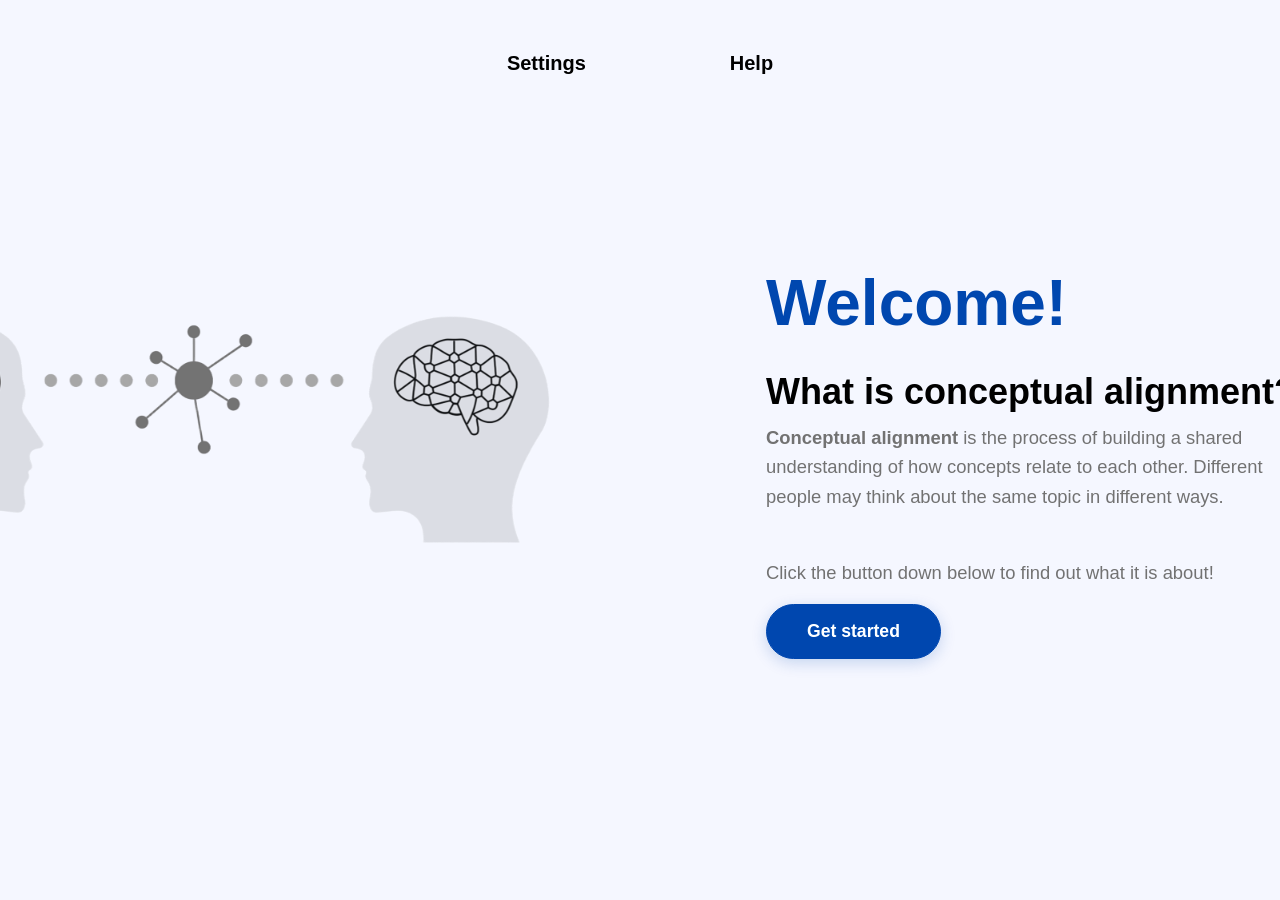
<file: index.html>
<!DOCTYPE html>
<html lang="en">
<head>
    <meta charset="UTF-8">
    <meta name="viewport" content="width=device-width, initial-scale=1.0">
    <title>Semantic Space Explorer</title>
    <link rel="stylesheet" href="css/style.css">
    <link rel="stylesheet" href="css/theme.css">
</head>
<body>

    <!-- HEADER -->
    <header class="navbar">
        <nav>
            <!-- <a href="index.html" class="nav-link">Home</a>  -->
            <a href="html/settings.html" class="nav-link">Settings</a>
            <a href="html/help.html" class="nav-link">Help</a>
        </nav>
    </header>

    <main class="container">
        <div class="content-left">
            <h1 class="title">
                <span class="brand-blue">Welcome!</span> 
                <h1 class="brand-black">What is conceptual alignment?</h1>
            </h1>
            <p class="subtitle">
                <b>Conceptual alignment</b> is the process of building a shared understanding of how concepts relate to each other. Different people may think about the same topic in different ways.
            </p>
            <br>
            <p class="subtitle">
               Click the button down below to find out what it is about!
            </p>
            <a href="html/prepExperience.html" class="btn-start">Get started</a>
        </div>
        
        <div class="content-right">
            <img src="fig/index_fig.png" alt="Semantic Network Graph" class="network-img1">
        </div>
    </main>

    <script src="../js/theme.js"></script>
    <script src="../js/general.js"></script>
    <script src="../js/settings.js"></script>

</body>
</html>
</file>
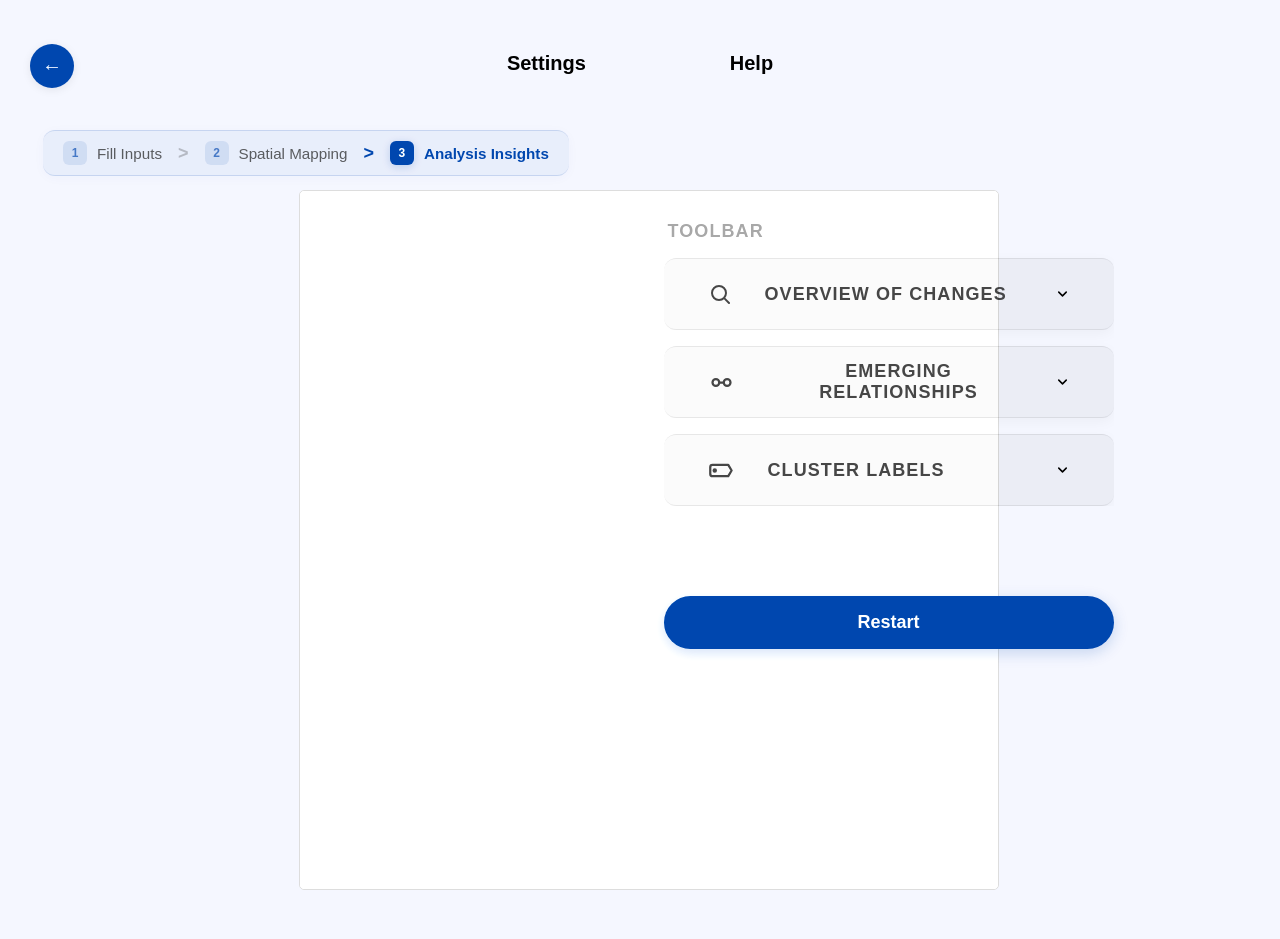
<file: html/analysis.html>
<!DOCTYPE html>
<html lang="en">
<head>
    <meta charset="UTF-8">
    <meta name="viewport" content="width=device-width, initial-scale=1.0">
    <title>Analysis Insights</title>
    <link rel="stylesheet" href="../css/analysis.css">
    <link rel="stylesheet" href="../css/theme.css">
</head>
<body>
    
    <header class="navbar">
        <button class="back-btn" onclick="localStorage.removeItem('analysisState');window.location.href='plot.html'">
            <span class="icon">
                <span class="arrow">←</span>
            </span>
            <span class="text">Back</span>
        </button>
        <nav>
            <a href="settings.html" class="nav-link">Settings</a>
            <a href="help.html" class="nav-link">Help</a>
        </nav>
    </header> 

    <nav class="breadcrumb-container" aria-label="Progress">
        <ol class="breadcrumbs">
            <li class="breadcrumb-item completed">
                <a href="userInput.html">
                    <span class="step-num">1</span> Fill Inputs
                </a>
            </li>
            <li class="breadcrumb-separator1">></li>
            <li class="breadcrumb-item completed">
                <a href="plot.html">
                    <span class="step-num">2</span> Spatial Mapping
                </a>
            </li>
            <li class="breadcrumb-separator">></li>
            <li class="breadcrumb-item active">
                <span class="step-num">3</span> Analysis Insights
            </li>
        </ol>
    </nav>

    <div class="container">
        <div class="plots">
            <div class="plot-container">
                <svg id="finalPlot"></svg>
            </div>
        </div>
      
        <div class="analysis-column">
        <div class="analysis-panel" aria-label="Analysis Insights">
            <span class="toolbar-title">Toolbar</span>
            <!-- Section 1 -->
            <div class="analysis-section">
                <button type="button" class="toggle" aria-expanded="false">
                    <span class="toggle-title">
                        <svg class="icon-toolbar"xmlns="http://www.w3.org/2000/svg"
                            viewBox="0 0 24 24" 
                            fill="none" stroke="currentColor" stroke-width="2"
                            stroke-linecap="round" stroke-linejoin="round">
                            <circle cx="11" cy="11" r="7"></circle>
                            <line x1="21" y1="21" x2="16.65" y2="16.65"></line>
                        </svg>
                        Overview of changes
                    </span>
                    <svg class="toggle-icon" width="16" height="16" viewBox="0 0 24 24" fill="none" stroke="currentColor" stroke-width="2.5" stroke-linecap="round" stroke-linejoin="round"><polyline points="6 9 12 15 18 9"></polyline></svg>
                </button>
                <div class="content" id="generalInfo"></div>
            </div>
        
            <!-- Section 2 -->
            <div class="analysis-section">
                <button type="button" class="toggle" aria-expanded="false">
                    <span class="toggle-title">
                        <svg class="section-icon"
                            xmlns="http://www.w3.org/2000/svg"
                            viewBox="0 0 24 24"
                            fill="none"
                            stroke="currentColor"
                            stroke-width="2"
                            stroke-linecap="round"
                            stroke-linejoin="round">
                            <circle cx="7" cy="12" r="3"></circle>
                            <circle cx="17" cy="12" r="3"></circle>
                            <line x1="10" y1="12" x2="14" y2="12"></line>
                        </svg>
                        Emerging relationships
                    </span>
                    <svg class="toggle-icon" width="16" height="16" viewBox="0 0 24 24" fill="none" stroke="currentColor" stroke-width="2.5" stroke-linecap="round" stroke-linejoin="round"><polyline points="6 9 12 15 18 9"></polyline></svg>
                </button>
                <div class="content" id="clusterInfo">
                    <label class="switch-container">
                        <input type="checkbox" id="showRepresentatives">
                        <span class="repr">
                            Show representative concepts
                        </span>
                        <span class="info-icon" aria-label="Information">
                            ?
                            <span class="tooltip-text">
                                Highlights the word that best represents the main idea of each group.
                                It helps you notice the concepts that connect the words you placed together.
                            </span>
                        </span>
                    </label>
                </div>
            </div>
        
            <!-- Section 3 -->
            <div class="analysis-section">
                <button  class="toggle" aria-expanded="false">
                    <span class="toggle-title">
                        <svg class="section-icon"
                            xmlns="http://www.w3.org/2000/svg"
                            viewBox="0 0 24 24"
                            fill="none"
                            stroke="currentColor"
                            stroke-width="2"
                            stroke-linecap="round"
                            stroke-linejoin="round">
                            <path d="M4 7h14l3 5-3 5H4a2 2 0 0 1-2-2V9a2 2 0 0 1 2-2z"></path>
                            <circle cx="6" cy="12" r="1"></circle>
                        </svg>
                        Cluster labels
                    </span>
                    <svg class="toggle-icon" width="16" height="16" viewBox="0 0 24 24" fill="none" stroke="currentColor" stroke-width="2.5" stroke-linecap="round" stroke-linejoin="round"><polyline points="6 9 12 15 18 9"></polyline></svg>
                </button>
                <div class="content" id="clusterLabels"></div>
            </div>          
        </div>
        <button id="startNew" onclick="
        localStorage.removeItem('plotState');
        localStorage.removeItem('newComputation');
        localStorage.removeItem('context');
        localStorage.removeItem('keywords'); 
        localStorage.setItem('sessionReset','true');window.location.href='userInput.html'">Restart</button>
    
        </div>

       

    </div>

    <script src="https://d3js.org/d3.v7.min.js"></script>
    <script src="../js/plotStateManager.js"></script>
    <script src="../js/analysis.js"></script>
    <script src="../js/theme.js"></script>
    <script src="../js/general.js"></script>
    <script src="../js/settings.js"></script>

    <script>
       document.querySelectorAll(".toggle").forEach(button => {
            button.addEventListener("click", () => {
                const content = button.nextElementSibling;
                if(content.style.display === "block") {
                    content.style.display = "none";
                } else {
                    content.style.display = "block";
                }
            });
        });
    </script>
   
</body>
</html>
</file>
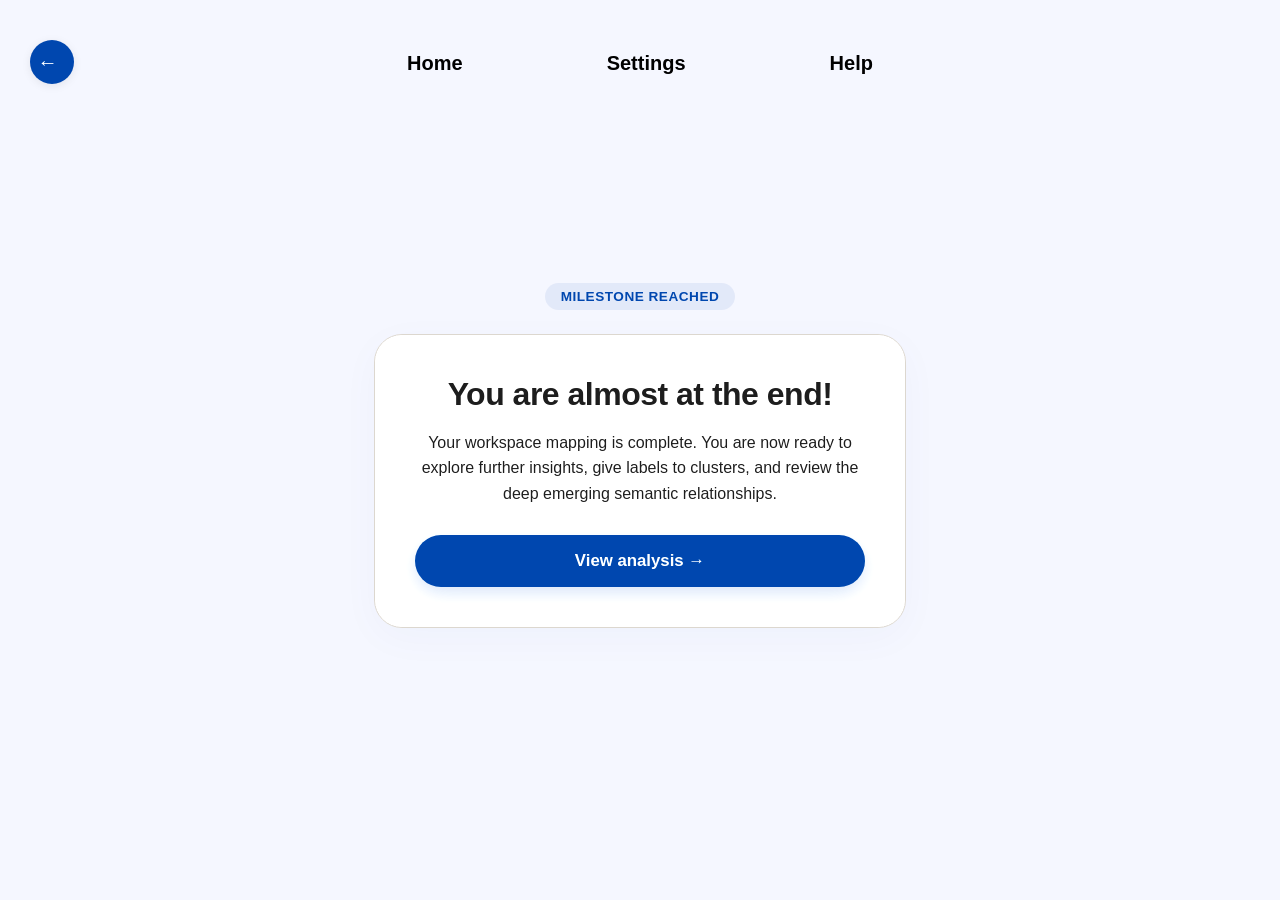
<file: html/elaborationHub.html>
<!DOCTYPE html>
<html lang="en">
<head>
    <meta charset="UTF-8">
    <meta name="viewport" content="width=device-width, initial-scale=1.0">
    <title>Elaboration Hub</title>
    <link rel="stylesheet" href="../css/elaborationHub.css">
    <link rel="stylesheet" href="../css/style.css">
    <link rel="stylesheet" href="../css/theme.css">
</head>
<body>

   <header class="navbar">
        <button class="back-btn" onclick="window.location.href='plot.html'">
            <span class="icon">
              <span class="arrow">←</span>
            </span>
            <span class="text">Back</span>
          </button>
        <nav>
            <a href="../index.html" class="nav-link" onclick="
            localStorage.removeItem('plotState');
            localStorage.removeItem('newComputation');localStorage.removeItem('context');
            localStorage.removeItem('keywords'); localStorage.setItem('sessionReset','true')">Home</a>
            <a href="settings.html" class="nav-link">Settings</a>
            <a href="help.html" class="nav-link">Help</a>
        </nav>
    </header>

    <div class="hub-container">
        <span class="badge">Milestone reached</span>
        
        <div class="hub-card">
            <h1>You are almost at the end!</h1>
            <p>Your workspace mapping is complete. You are now ready to explore further insights, give labels to clusters, and review the deep emerging semantic relationships.</p>
            
            <button class="action-btn" onclick="window.location.href='analysis.html'">
                View analysis →
            </button>
        </div>
    </div>


    <script src="../js/theme.js"></script>
    <script src="../js/general.js"></script>
    <script src="../js/settings.js"></script>
</body>
</html>
</file>
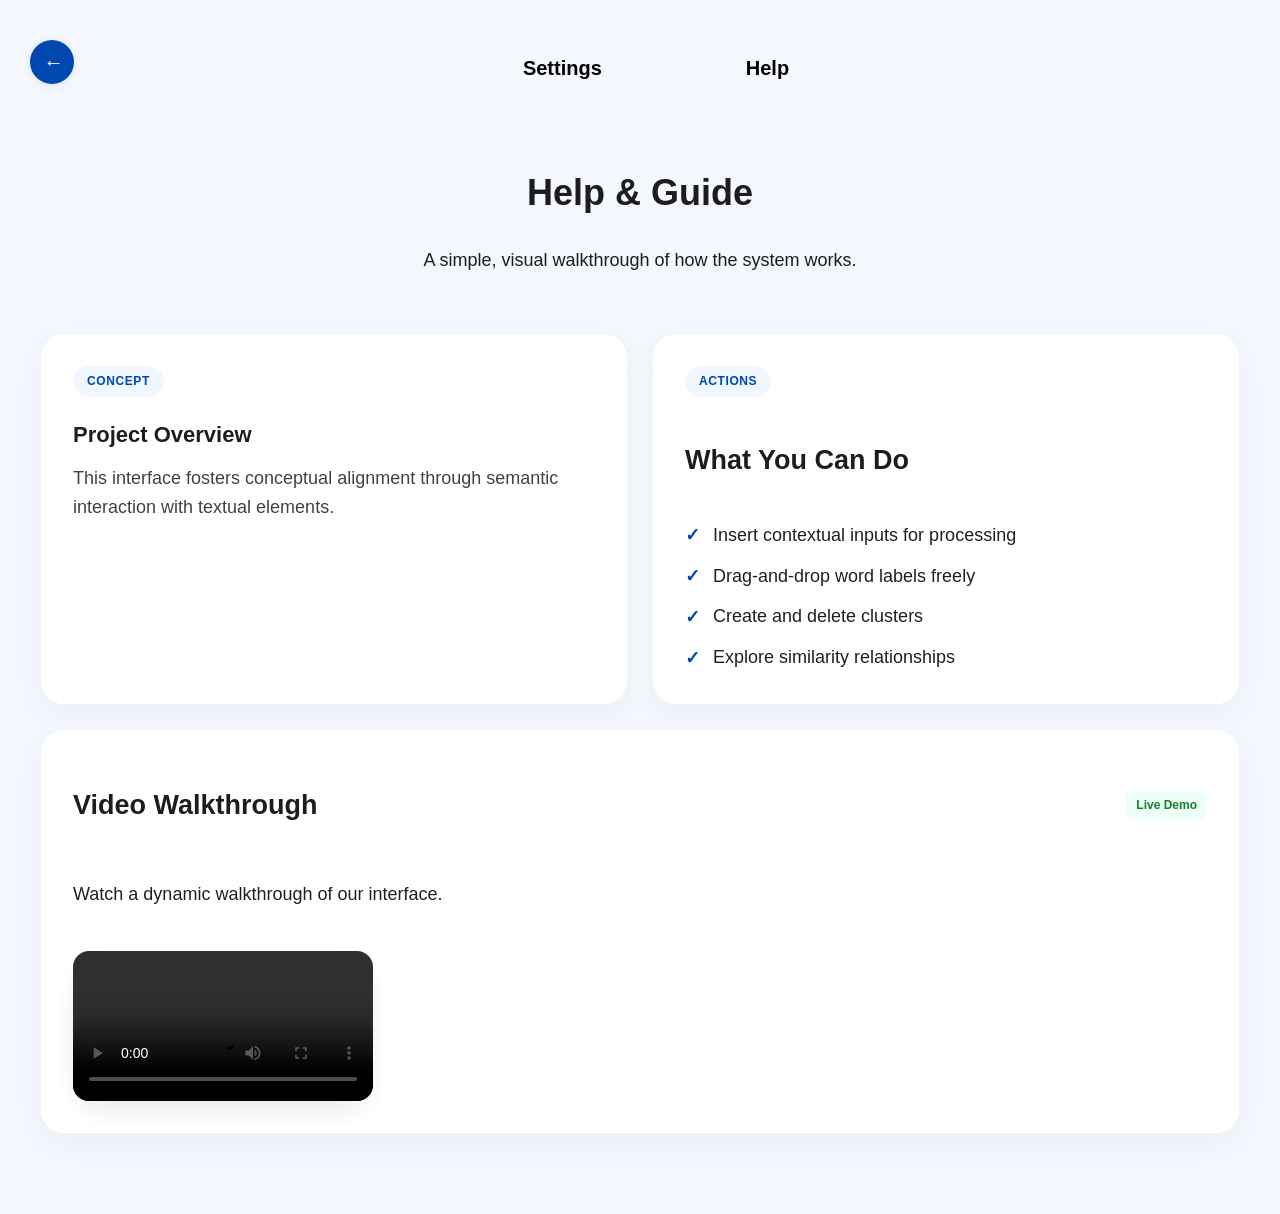
<file: html/help.html>
<!DOCTYPE html>
<html lang="en">
<head>
  <meta charset="UTF-8">
  <title>Help page</title>
  <link rel="stylesheet" href="../css/help.css">
  <link rel="stylesheet" href="../css/theme.css">
</head>

<body>

  <header class="navbar">
    <button class="back-btn" onclick="if(document.referrer) { history.back(); } else { window.location.href='../index.html'; }">
      <span class="icon">
        <span class="arrow">←</span>
      </span>
      <span class="text">Back</span>
    </button>
    <nav>
      <a href="settings.html" class="nav-link">Settings</a>
      <a href="help.html" class="nav-link">Help</a>
    </nav>
  </header> 

  <div class="help-page">
   
    <div class="top-bar">
      <div class="title-block">
        <h1>Help & Guide</h1>
        <p>A simple, visual walkthrough of how the system works.</p>
      </div>
    </div>
    
    <div class="bento-grid">
      <!-- Card 1: Project Overview -->
      <div class="setting-card from-left" id="card-overview">
        <div class="card-badge">Concept</div>
        <p id="titleCard">Project Overview</p>
        <p id="overviewText">
          This interface fosters conceptual alignment through semantic interaction with textual elements.
        </p>
      </div>
    
      <!-- Card 2: What You Can Do -->
      <div class="setting-card from-right" id="card-actions">
        <div class="card-badge">Actions</div>
        <h2>What You Can Do</h2>
        <ul class="custom-features-list">
          <li><span>Insert contextual inputs for processing</span></li>
          <li><span>Drag-and-drop word labels freely</span></li>
          <li><span>Create and delete clusters</span></li>
          <li><span>Explore similarity relationships</span></li>
        </ul>
      </div>
    
      <!-- Card 3: Video Walkthrough -->
      <div class="setting-card from-right" id="card-video">
        <div class="card-header-inline">
          <h2>Video Walkthrough</h2>
          <span class="video-indicator">Live Demo</span>
        </div>
        <p>Watch a dynamic walkthrough of our interface.</p>
          
        <div class="video-frame">
          <video controls>
            <source src="../video/tutorial.mp4" type="video/mp4">
          </video>
        </div>
      </div>
    
    </div> 
    
  </div>

  <script src="../js/theme.js"></script>
  <script src="../js/general.js"></script>
  <script src="../js/settings.js"></script>

  <script>
    window.addEventListener("DOMContentLoaded", () => {
      const cards = document.querySelectorAll(".setting-card");
      cards.forEach((card, index) => {
        setTimeout(() => {
          card.classList.add("animate");
        }, index * 180); 
      });
    });

 

  </script>
</body>
</html>
</file>
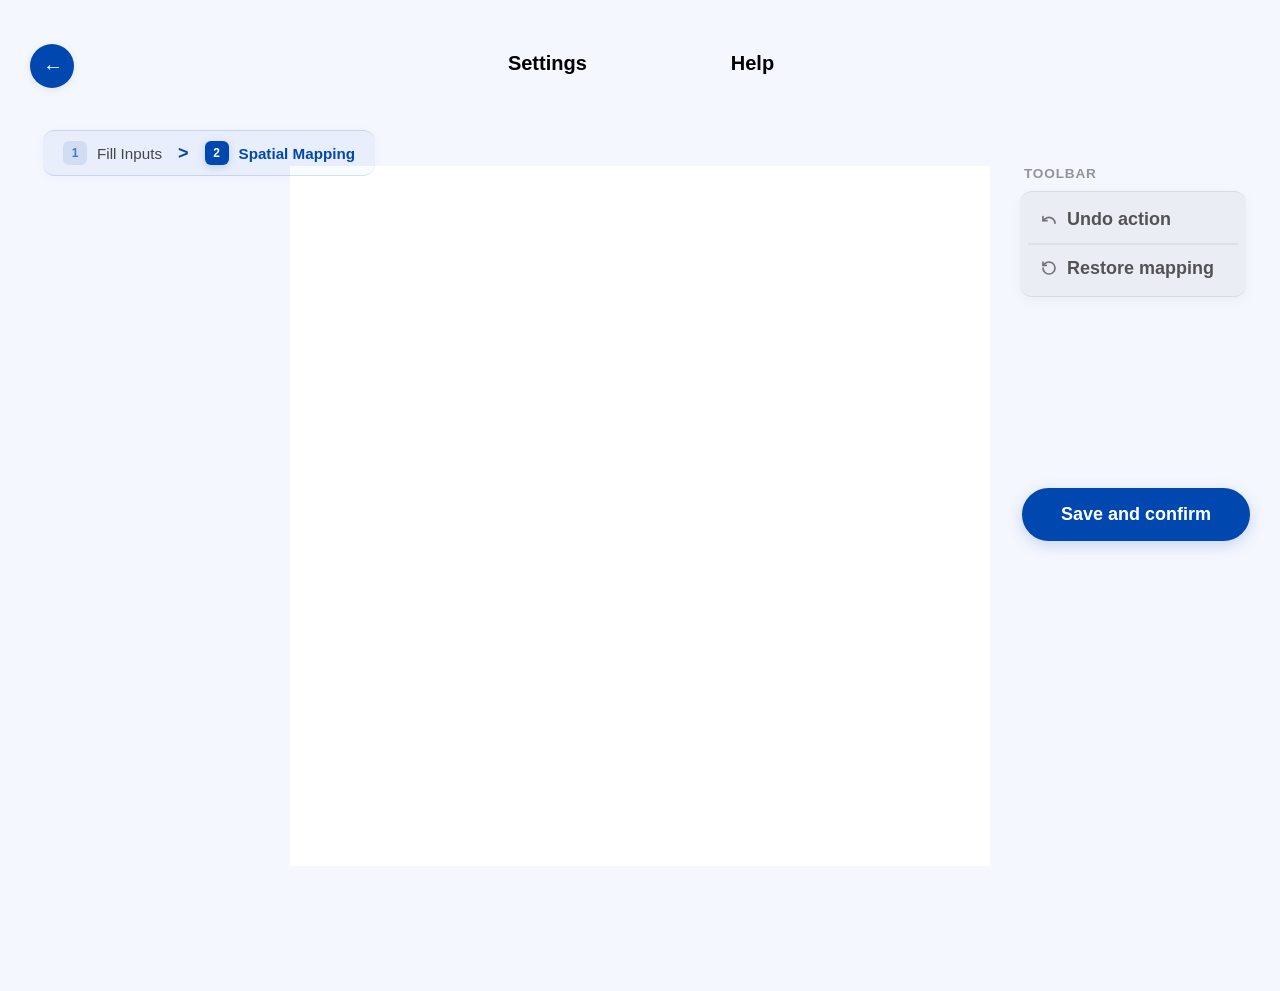
<file: html/plot.html>
<!DOCTYPE html>
<html lang="it">
<head>
  <meta charset="UTF-8">
  <title>Spatial mapping</title>
  <script src="https://d3js.org/d3.v7.min.js"></script>
  <link rel="stylesheet" href="../css/plot.css">
  <link rel="stylesheet" href="../css/theme.css">
</head>

<body>


    <header class="navbar">

        <button id="backBtn" class="back-btn" onclick="
            localStorage.removeItem('plotState');
            localStorage.removeItem('newComputation');
            window.location.href='userInput.html'" >
            <span class="icon">
                <span class="arrow">←</span>
            </span>
            <span class="text">Back</span>
        </button> 

        <nav id="navigation">
            <!-- <a href="../index.html" class="nav-link" onclick="
                localStorage.setItem('sessionReset','true');
                localStorage.removeItem('context');
                localStorage.removeItem('keywords');
                localStorage.removeItem('plotData');
                localStorage.removeItem('plotState');
                localStorage.removeItem('newComputation');">Home
            </a>  -->
            <a href="settings.html" class="nav-link">Settings</a>
            <a href="help.html" class="nav-link">Help</a>
        </nav>

    </header>

    <nav class="breadcrumb-container" aria-label="Progress">
        <ol class="breadcrumbs">
            <li class="breadcrumb-item completed">
                <a href="userInput.html">
                    <span class="step-num">1</span> Fill Inputs
                </a>
            </li>
            <li class="breadcrumb-separator">></li>
            <li class="breadcrumb-item active">
                <span class="step-num">2</span> Spatial Mapping
            </li>
        </ol>
    </nav>

    <div class="scene">
    <!-- context sentence (from input animation) -->
        <div id="contextText"></div>
        <div class="plot-wrapper">
            <div id="loader-container">
                <div class="loader"></div>
                <p>Computing embeddings...</p>
            </div>
  
            <svg id="plot"></svg>

            <div class="action-toolbar-vertical" aria-label="Plot Actions">
                <span class="toolbar-title">Toolbar</span>
                <div class="toolbar-actions-grid">
                    <button type="button" class="toolbar-btn" id="undo-btn" title="Undo Last Mapping Step">
                        <svg xmlns="http://www.w3.org/2000/svg" width="16" height="16" viewBox="0 0 24 24" fill="none" stroke="currentColor" stroke-width="2.5" stroke-linecap="round" stroke-linejoin="round"><path d="M3 7v6h6"/><path d="M21 17a9 9 0 0 0-9-9 9 9 0 0 0-6 2.3L3 13"/></svg>
                        Undo action
                    </button>
                    
                    <hr class="toolbar-separator-horizontal" />
                    
                    <button type="button" class="toolbar-btn" id="restore-btn" title="Restore to Original Mapping">
                        <svg xmlns="http://www.w3.org/2000/svg" width="16" height="16" viewBox="0 0 24 24" fill="none" stroke="currentColor" stroke-width="2.5" stroke-linecap="round" stroke-linejoin="round"><path d="M3 12a9 9 0 1 0 9-9 9.75 9.75 0 0 0-6.74 2.74L3 8"/><path d="M3 3v5h5"/></svg>
                        Restore  mapping
                    </button>
                </div>
            </div>
  
            <!-- <button id="undo-btn" title="Undo">↶</button>
            <button id="restore-btn">Reset to original mapping</button>  -->
            <button id="elaborate-btn">Save and confirm</button>
   
        </div>
    </div>
  
    <div id="cluster-menu">
        <button id="close-menu">✕</button>
        <p id="text-message">Elimina cluster</p>
        <div id="buttons">
            <button id="delete-cluster">Si</button>
            <button id="not-delete-cluster">No</button>
        </div>
    </div>



    <div class="hub-container hidden">
        <div class="hub-card">
            <button class="close-btn" aria-label="Close">&times;</button>
            <h1>You are almost at the end!</h1>
            <p>
            Your workspace mapping is complete. You are now ready to explore
            further insights, give labels to clusters, and review the deep
            emerging semantic relationships.
            </p>
            <button class="action-btn" onclick="window.location.href='analysis.html'">View analysis →</button>
        </div>

    </div>

    <script src="../js/theme.js"></script>
    <script src="../js/general.js"></script>
    <script src="../js/settings.js"></script>
    <script src="../js/session.js"></script>

    <script src="../js/plotStateManager.js"></script>
    <script src="../script.js"></script>
    <script>

    document.getElementById("undo-btn").addEventListener("click", undo);

    document.getElementById("elaborate-btn").addEventListener("click", () => {
        persistState();
        console.log("STATE BEFORE LEAVING",JSON.parse(localStorage.getItem("plotState")));
        document.querySelector(".hub-container").classList.remove("hidden");
    });

    /* document.getElementById("elaborate-btn")
    .addEventListener("click", goTo);
    */

    document.getElementById("restore-btn").addEventListener("click", restoreView);    

    document.querySelector(".close-btn").addEventListener("click", () => {
        document.querySelector(".hub-container").classList.add("hidden");
    });

    const context = localStorage.getItem("context");
    document.getElementById("contextText").textContent = context;
    const svgPlot = d3.select("#plot");
    const loader = document.getElementById("loader-container");
    let activeState;

    async function computeEmbeddings() {
        const context = localStorage.getItem("context");
        const keywords = localStorage.getItem("keywords");

        const res = await fetch("http://127.0.0.1:8000/data", {
            method:"POST",
            headers:{
                "Content-Type":"application/json"
            },
            body:JSON.stringify({
                context,
                keywords
            })
        });

        const data = await res.json();
        return data;
    }

    async function initPlot() {
        const newComputation = localStorage.getItem("newComputation") === "true";
        const savedState = plotStateManager.load();

        console.log("LOADED STATE:", savedState);
        console.log("LOADED UNDO:",savedState?.undoStack);

        /*
            CASE 1:
            NEW INPUT FROM USER
        */
        if(newComputation) {
            console.log("NEW COMPUTATION");
            localStorage.removeItem("newComputation");
            // show loader immediately
            loader.style.display = "flex";
            svgPlot.style("display","none");
            data = await computeEmbeddings();
            activeState = {
                data:data,
                clusters:[]
            };
            drawPlot(activeState.data);

            loader.style.display="none";
            svgPlot.style("display","block");

            plotStateManager.save(
                activeState.data,
                [],
                []
            );
        }



        /*
            CASE 2:
            RETURNING TO EXISTING PLOT
        */
        else if(savedState){
            console.log("RESTORING SAVED STATE:", savedState);
            activeState = savedState;

            // restore main data 
            data = activeState.data;
            if(savedState.undoStack){
                undoStack = savedState.undoStack;
            }
            if(savedState.clusterId != null){
                clusterId = savedState.clusterId;
            }
            // reset runtime clusters
            clusters = [];
            // draw using the restored data
            drawPlot(data);
            console.log(
                "AFTER DRAW RESTORE:",
                data.map(d => ({
                    label:d.label,
                    screenX:d.screenX,
                    screenY:d.screenY
                }))
            );
            // recreate SVG clusters and runtime cluster objects
            restoreClusters(
                activeState.clusters || []
            ); 
            // keep activeState synchronized with runtime variables
            activeState.data = data;
            activeState.clusters = clusters;
            loader.style.display="none";
            svgPlot.style("display","block");
        }
    
        /*
            CASE 3:
            SAFETY FALLBACK
            (first time entering plot without input) 
            It can be omitted since the validateInput() function
        */
        else {
            console.log("NO STATE FOUND");
            loader.style.display="flex";
            svgPlot.style("display","none");
            data = await computeEmbeddings();
            activeState={
                data:data,
                clusters:[]
            };
            drawPlot(activeState.data);
            loader.style.display="none";
            svgPlot.style("display","block");
            plotStateManager.save(
                activeState.data,
                []
            );
        }
    }

    initPlot();

    </script>
</body>
</html>
</file>
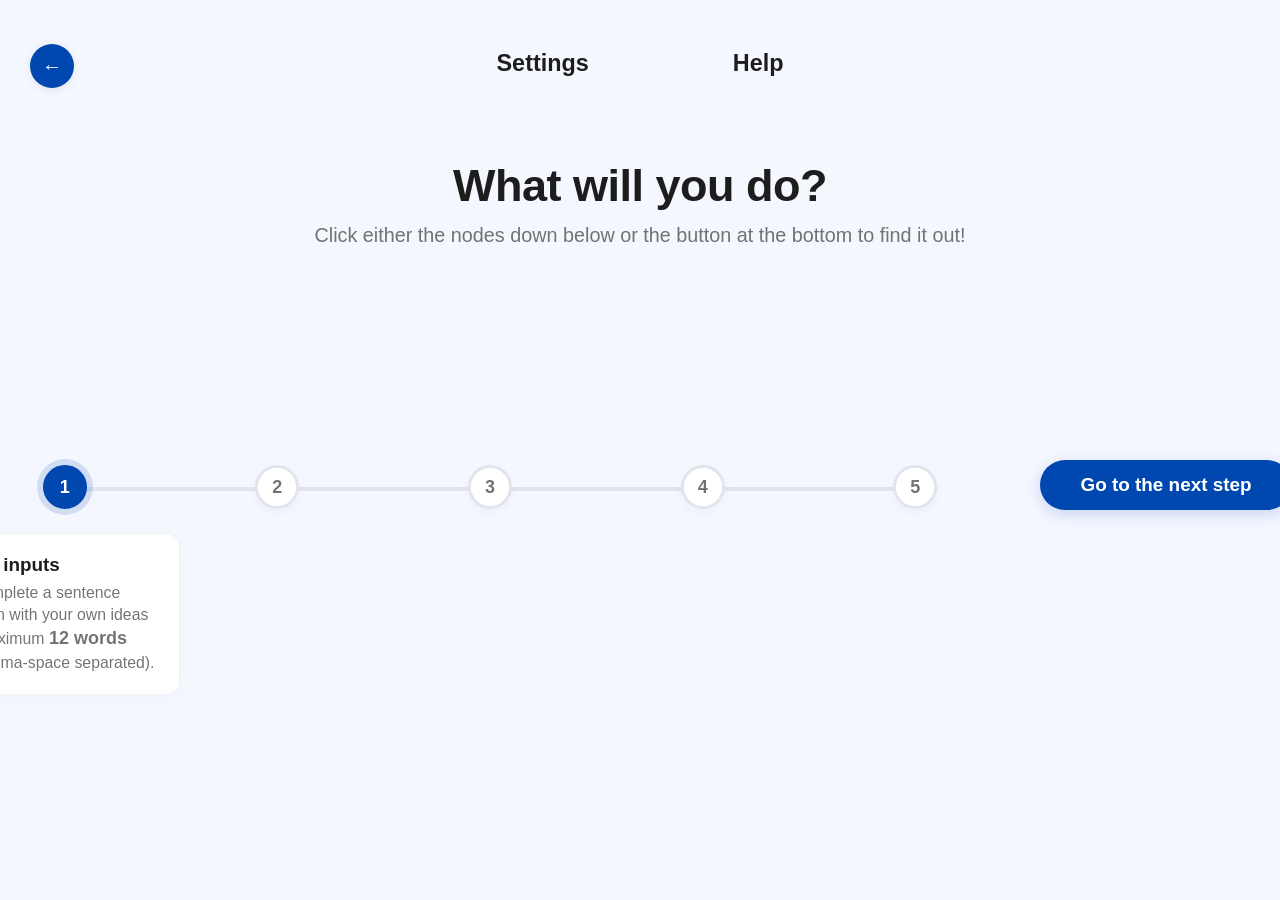
<file: html/prepExperience.html>
<!DOCTYPE html>
<html lang="en">
<head>
    <meta charset="UTF-8">
    <meta name="viewport" content="width=device-width, initial-scale=1.0">
    <title>Semantic Space - Guide</title>
    <link rel="stylesheet" href="../css/prep.css">
    <link rel="stylesheet" href="../css/theme.css">
</head>
<body>

    <header class="navbar">
        <button class="back-btn" onclick="window.location.href='../index.html'">
            <span class="icon">
                <span class="arrow">←</span>
            </span>
            <span class="text">Back</span>
        </button>
        <nav>
            <!-- <a href="../index.html" class="nav-link">Home</a>  -->
            <a href="settings.html" class="nav-link">Settings</a>
            <a href="help.html" class="nav-link">Help</a>
        </nav>
    </header>

    <div class="guide-container">

        <div class="header-area">
            <h1 class="title">What will you do?</h1>
            <p class="subtitle">Click either the nodes down below or the button at the bottom to find it out!</p>
        </div>
       
        <div class="timeline-path-wrapper">
            <div class="timeline-base-line"></div>
            <div class="progress-tracker" id="trackerLine"></div>
            <div class="timeline-nodes">

                <div class="step-node active" data-index="0">
                    <div class="dot">1</div>
                    <div class="card">
                        <h3>Fill inputs</h3>
                        <p>Complete a sentence stem with your own ideas (maximum <b>12 words</b> comma-space separated).</p>
                    </div>
                </div>

                <div class="step-node" data-index="1">
                    <div class="dot">2</div>
                    <div class="card">
                        <h3>Start processing</h3>
                        <p>Click the button below the textfields to start the semantic elaboration.</p>
                    </div>
                </div>

                <div class="step-node" data-index="2">
                    <div class="dot">3</div>
                    <div class="card">
                        <h3>Move word labels</h3>
                        <p>Explore the semantic space and drag labels to reorganise them.</p>
                    </div>
                </div>

                <div class="step-node" data-index="3">
                    <div class="dot">4</div>
                    <div class="card">
                        <h3>Create clusters</h3>
                        <p>Group similar concepts by drawing a free-hand border around them.</p>
                    </div>
                </div>

                <div class="step-node" data-index="4">
                    <div class="dot">5</div>
                    <div class="card">
                        <h3>View analysis</h3>
                        <p>After interacting with the plot, view insights elaborated by the system.</p>
                    </div>
                </div>
            </div>
        </div>
        <div class="button-container">
        <button class="continue-btn" id="nextStepBtn">Go to the next step</button>
        </div>
    </div>
<!-- 
    <button class="ui-btn circle-btn bottom-right" onclick="openHelp()">?</button> -->

    <script src="../js/theme.js"></script>
    <script src="../js/general.js"></script>
    <script src="../js/settings.js"></script>
    <script src="../js/session.js"></script>

    <script>
        document.addEventListener("DOMContentLoaded", () => {
            const steps = document.querySelectorAll(".step-node");
            const tracker = document.getElementById("trackerLine");
            const actionBtn = document.getElementById("nextStepBtn");
            let currentUnlocked = 0;

            function renderState(targetIndex) {
                currentUnlocked = targetIndex;

                steps.forEach((step, i) => {
                    if (i <= currentUnlocked) {
                        step.classList.add("active");
                    } else {
                        step.classList.remove("active");
                    }
                });

                const percentage = (currentUnlocked / (steps.length - 1)) * 100;
                tracker.style.width = `${percentage}%`;

                if (currentUnlocked === steps.length - 1) {
                    actionBtn.textContent = "Start with the experience";
                } else {
                    actionBtn.textContent = "Go to the next step";
                }
            }

            steps.forEach((step, i) => {
                step.addEventListener("click", () => {
                    renderState(i);
                });
            });

            actionBtn.addEventListener("click", () => {
                if (currentUnlocked < steps.length - 1) {
                    renderState(currentUnlocked + 1);
                } else {
                    window.location.href="../html/userInput.html";
                }
            });

            renderState(0);
        });
    </script>
</body>
</html>
</file>
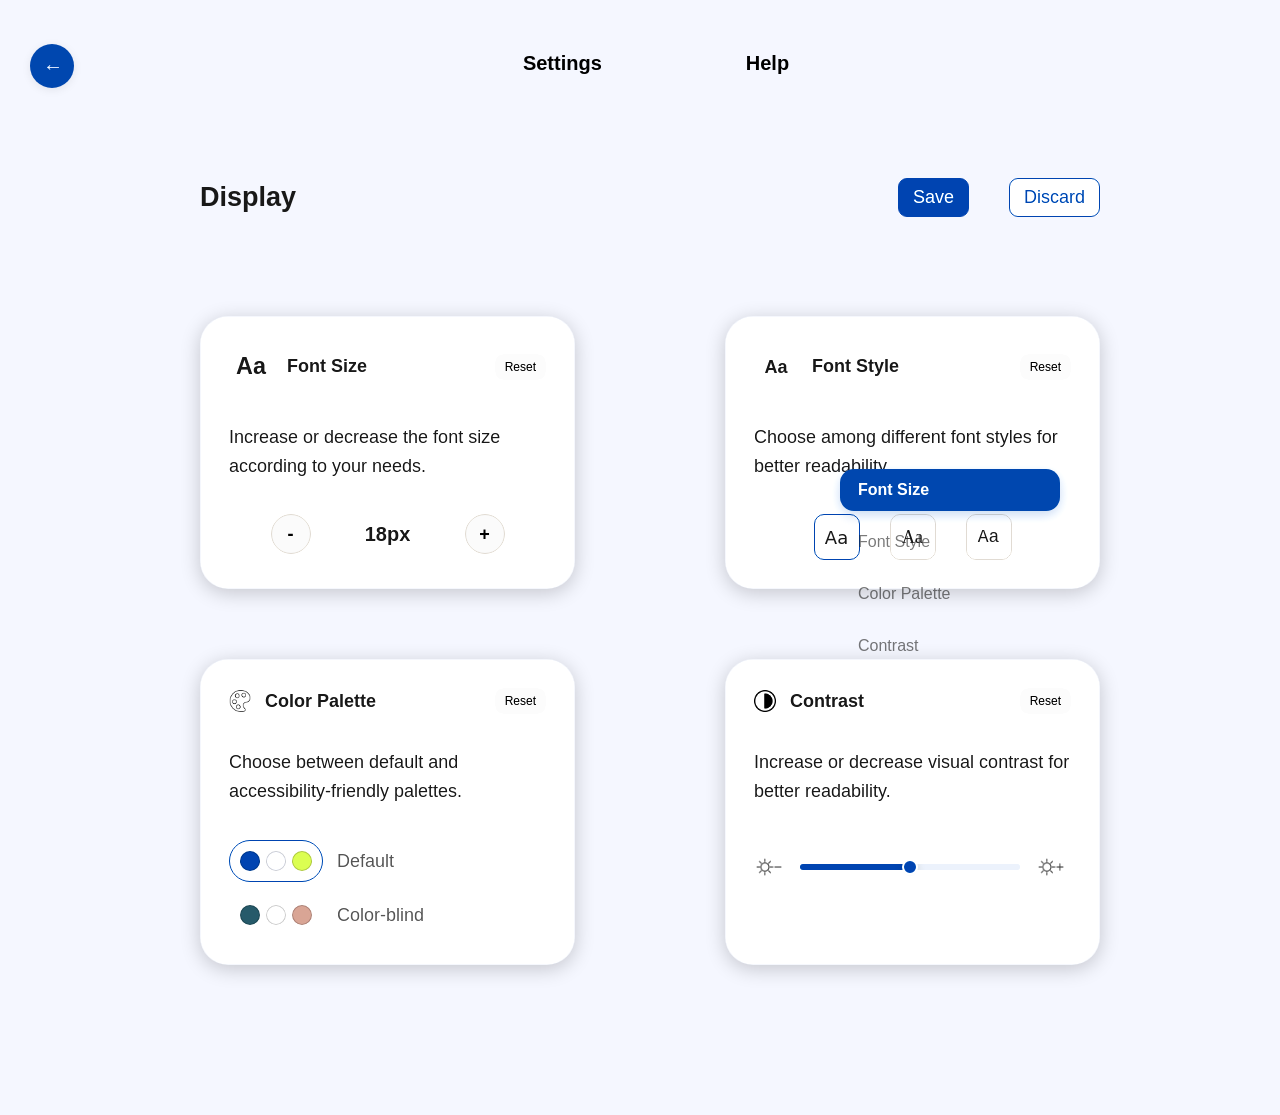
<file: html/settings.html>
<!DOCTYPE html>
<html lang="en">
<head>
  <meta charset="UTF-8">
  <title>Settings</title>
  <link rel="stylesheet" href="../css/theme.css">
  <link rel="stylesheet" href="../css/settings.css">
</head>

<body>

  <!-- NAVBAR-->
  <header class="navbar">
    <button class="back-btn" onclick="if(document.referrer) { history.back(); } else { window.location.href='../index.html'; }">
      <span class="icon">
        <span class="arrow">←</span>
      </span>
      <span class="text">Back</span>
    </button>

    <nav>
    
      <a href="settings.html" class="nav-link">Settings</a>
      <a href="help.html" class="nav-link">Help</a>
    </nav>

  </header>

  <main class="content">
    <section id="display" class="section">
      <div class="display-header">
            
        <h1>Display</h1>
        <div class="control-btn">
          <button id="save-btn">Save</button>
          <button id="discard-btn">Discard</button>
        </div>
        <div id="save-toast" class="save-toast">Settings correctly saved!</div>
        <div id="save-toast1" class="save-toast1">Settings correctly restored!</div>
      </div>

      <div class="display-grid">

        <div class="setting-card" id="font">
          <div class="display-item">
            <div class="section-header">
              <div class="font-preview-pill" id="font-preview">Aa</div>
              <h2>Font Size</h2>
              <button id="size-reset" class="reset-btn">Reset</button>
            </div>
            <p>Increase or decrease the font size according to your needs.</p>
  
            <div class="font-control-row">
              <button id="font-decrease" class="step-btn">-</button>
              <div class="font-pill" id="font-value">18px</div>
              <button id="font-increase" class="step-btn">+</button>      
            </div>
          </div>
        </div>

    
        <div class="setting-card" id="style">
          <div class="display-item">
            <div class="section-header">
              <div class="font-preview-pill" id="font-style-preview" style="font-family: Arial;">Aa</div>
              <h2>Font Style</h2>
              <button id="style-reset" class="reset-btn">Reset</button>
            </div>
            <p>Choose among different font styles for better readability.</p>
    
            <div class="font-style-row">
              <div class="font-option active" data-font="Arial">Aa</div>
              <div class="font-option" data-font="'Georgia', serif" style="font-family: Georgia, serif;">Aa</div>
              <div class="font-option" data-font="'Courier New', monospace" style="font-family: 'Courier New', monospace;">Aa</div>
            </div>
          </div>
        </div>

    
        <div class="setting-card" id="palette">
          <div class="display-item">
            <div class="section-header">
              <div class="section-icon"><img src="../icon/color-palette.png"></div>
              <h2>Color Palette</h2>
              <button id="color-reset" class="reset-btn">Reset</button>
            </div>
            <p>Choose between default and accessibility-friendly palettes.</p>
            <div class="palette-options">
              <div class="palette-row">
                <div class="palette active" data-theme="default">
                  <div class="color c1"></div>
                  <div class="color c2"></div>
                  <div class="color c3"></div>
                </div>
                <span class="palette-label">Default</span>
              </div>
              <div class="palette-row">
                <div class="palette" data-theme="colorBlind">
                  <div class="color c4"></div>
                  <div class="color c5"></div>
                  <div class="color c6"></div>
                </div>
                <span class="palette-label">Color-blind</span>
              </div>
            </div>
          </div>
        </div>     
    

        <div class="setting-card" id="contrast">
          <div class="display-item">
            <div class="section-header">
              <div class="section-icon"><img src="../icon/contrast.png"></div>
              <h2>Contrast</h2>
              <button id="contrast-reset" class="reset-btn">Reset</button>
            </div>
            <p>Increase or decrease visual contrast for better readability.</p>
            <div class="contrast-control">
              <img class="contrast-icon" src="../icon/brightness-and-contrast.png" alt="Low contrast">
              <input id="contrast-slider" type="range" min="0" max="100" value="50">
              <img class="contrast-icon" src="../icon/brightness-and-contrast (1).png" alt="High contrast">
            </div>
          </div> 
        </div> 
      
      </div>
    </section>
  </main>

  <aside class="sidebar">
    <nav class="subnav">
      <a href="#font">Font Size</a>
      <a href="#style">Font Style</a>
      <a href="#palette">Color Palette</a>
      <a href="#contrast">Contrast</a>
    </nav>
  </aside>
 
  <script src="../js/theme.js"></script>
  <script src="../js/settings.js"></script>
  <script src="../js/general.js"></script>

</body>
</html>
</file>
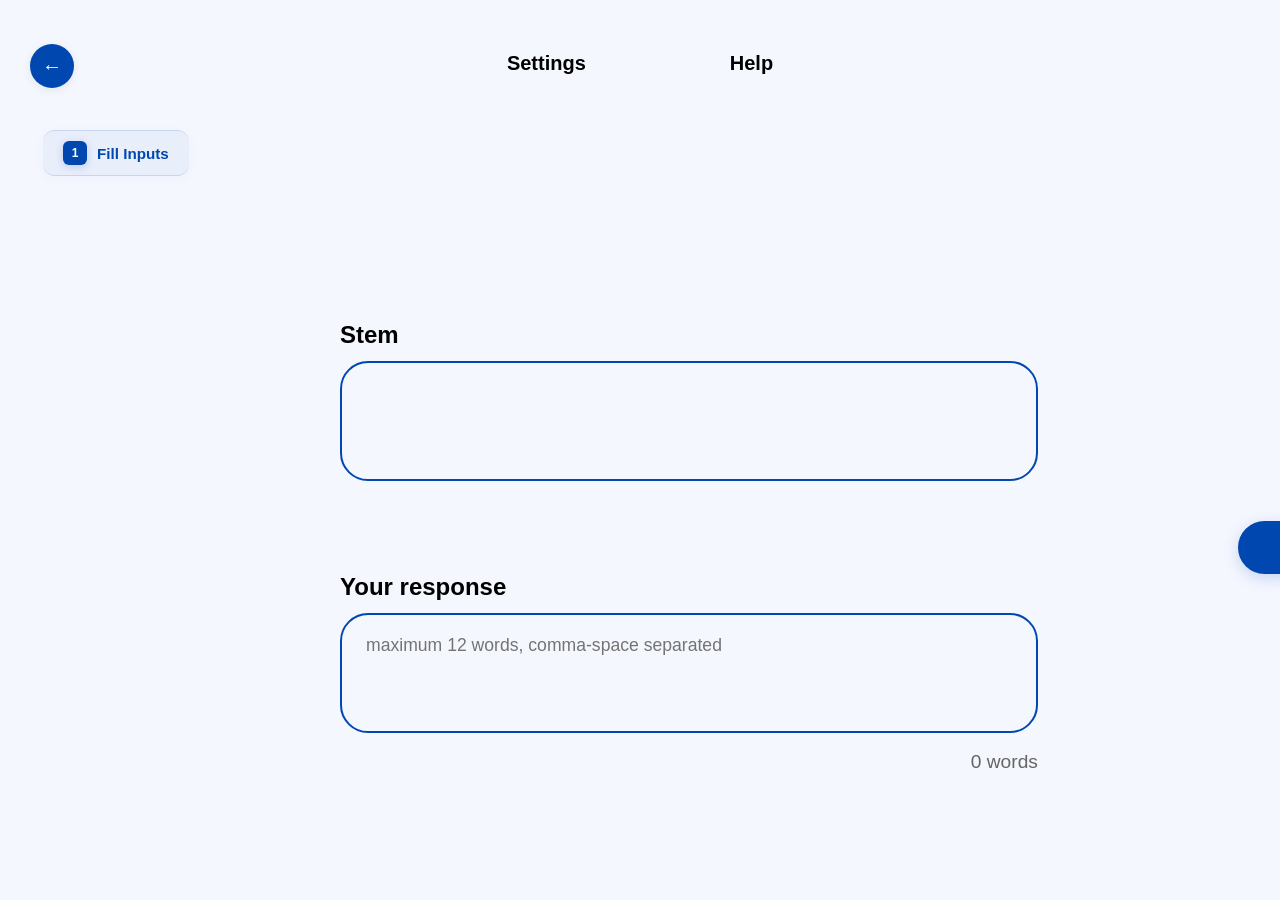
<file: html/userInput.html>
<!DOCTYPE html>
<html lang="it">
<head>
    <meta charset="UTF-8">
    <meta name="viewport" content="width=device-width, initial-scale=1.0">
    <title>Fill Inputs</title>
    <link rel="stylesheet" href="../css/input.css">
    <link rel="stylesheet" href="../css/theme.css">
    <script src="https://d3js.org/d3.v7.min.js"></script>
</head>    
<body>    

    <!-- HEADER -->
    <header class="navbar">
        <button id="backBtn" class="back-btn" onclick="
            localStorage.setItem('sessionReset','true');
            localStorage.removeItem('context');
            localStorage.removeItem('keywords'); 
            localStorage.setItem('sessionReset','true'); 
            window.location.href='prepExperience.html'">
            <span class="icon">
              <span class="arrow">←</span>
            </span>
            <span class="text">Back</span>
        </button> 

        <nav id="navigation">
            
            <a href="settings.html" class="nav-link">Settings</a>
            <a href="help.html" class="nav-link">Help</a>
        </nav>
    </header>

    <!-- LOCAL NAVBAR -->
    <nav class="breadcrumb-container" aria-label="Progress">
        <ol class="breadcrumbs">
            <li class="breadcrumb-item active">
                <span class="step-num">1</span> Fill Inputs
            </li>
        </ol>
    </nav>   
 
    <!-- TEXTFIELDS -->
    <main class="form-container" id="formContainer">
    
        <div class="input-group" id="groupA">
            <label for="contextInput" class="input-label" id="labelA">Stem</label>
            <textarea id="contextInput" class="custom-input"></textarea>
            <div id="context-error" class="error-message"></div>
        </div>

        <div class="input-group" id="groupB">
            <label for="keywordInput" class="input-label">Your response</label>
            <textarea id="keywordInput" class="custom-input" placeholder="maximum 12 words, comma-space separated"></textarea>
            <div id ="belowKeywords">
                <div id="keywords-error" class="error-message"></div>
                <div class="word-counter" id="wordCounter">0 words</div>
            </div>
        </div>

        <button class="submit-btn" id="submitBtn">Submit your response</button>

    </main>

    <script src="../js/theme.js"></script>
    <script src="../js/general.js"></script>
    <script src="../js/settings.js"></script>
    <script src="../js/session.js"></script>
    <script src="../script.js"></script>

    <script>

        const submitBtn = document.getElementById('submitBtn');
        const contextInput = document.getElementById('contextInput');
        const keywordInput = document.getElementById('keywordInput');
        const formContainer = document.getElementById('formContainer');
        //const navigation = document.getElementById('navigation');
        const contextError = document.getElementById("context-error");
        const keywordsError = document.getElementById("keywords-error");
        const labelA = document.getElementById('labelA');
        const groupB = document.getElementById('groupB');
        const helpBtn = document.getElementById('helpBtn');
        const contextText = contextInput.value.trim();
        const keywordsText = keywordInput.value.trim();
        const wordCounter = document.getElementById("wordCounter");
        const MAX_WORDS = 12;

        keywordInput.addEventListener("input", () => {

            // comma-space separated keywords
            let words = keywordInput.value
                .split(",")
                .map(w => w.trim())
                .filter(w => w.length > 0)
            ;

            // prevent more than 12 keywords
            if (words.length > MAX_WORDS) {
                words = words.slice(0, MAX_WORDS);
                keywordInput.value = words.join(", ");
            }

            // counter for keywords
            const count = words.length;
            wordCounter.textContent =
                `${count} ${count === 1 ? "word" : "words"}`
            ;
        });

        // validating inputs
        function validateInput() {
            const contextText = contextInput.value.trim();
            const keywordsText = keywordInput.value.trim();

            contextError.textContent = "";
            keywordsError.textContent = "";

            contextInput.classList.remove("error-border");
            keywordInput.classList.remove("error-border");

            let valid = true;

            if (contextText === "") {
                contextError.textContent = "Insert a sentence stem";
                contextInput.classList.add("error-border");
                valid = false;
            }

            if (keywordsText === "") {
                keywordsError.textContent = "Insert between 2 and 12 words";
                keywordInput.classList.add("error-border");
                valid = false;
            }

            if (keywordsText !== "") {
                const singleWord = keywordsText
                .split(",")
                .map(s => s.trim())
                .filter(s => s.length > 0);

                if (singleWord.length < 2) {
                keywordsError.textContent = "Insert a minimum of 2 words";
                keywordInput.classList.add("error-border");
                valid = false;
                }

                if (singleWord.length > 12) {
                keywordsError.textContent = "Insert a maximum of 12 words";
                keywordInput.classList.add("error-border");
                valid = false;
                }
            }

            return valid;
        }

        submitBtn.addEventListener("click", () => {
            if (!validateInput()) return;

            const context = contextInput.value.trim();
            const keywords = keywordInput.value.trim();
            const inputRect = contextInput.getBoundingClientRect();
            const flyingText = document.createElement("div");
            flyingText.className = "flying-text-node";
            flyingText.textContent = context;
            flyingText.style.top = `${inputRect.top + 20}px`;
            flyingText.style.left = `${inputRect.left + 24}px`;
            flyingText.style.width = `${inputRect.width - 48}px`;

            document.body.appendChild(flyingText);

            requestAnimationFrame(() => {
                requestAnimationFrame(() => {
                contextInput.classList.add("hide-completely");
                labelA.classList.add("hide-completely");
                //navigation.classList.add("hide-completely");

                groupB.classList.add("fade-out");
                submitBtn.classList.add("fade-out");

                flyingText.style.top = "360px"; /*50*/
                flyingText.style.left = "17.9%"; /*50*/
                flyingText.style.transform = "translateX(-65%)";  /*-50*/
                flyingText.style.width = "450px"; /*1300*/
                flyingText.style.fontSize = "1.5rem";
                flyingText.style.textAlign = "justify";
                flyingText.style.color = "gray";
                });
            });

            flyingText.addEventListener("transitionend", async () => {

                localStorage.setItem("context", context);
                localStorage.setItem("keywords", keywords);
                localStorage.setItem("newComputation", "true");
                localStorage.setItem("wordCounter", wordCounter.textContent);
                //localStorage.setItem("plotLoading", "true");

                window.location.href = "plot.html";
            
                

            }, { once: true });
        });

        window.addEventListener("DOMContentLoaded", () => {
            console.log("SESSION RESET FLAG:", localStorage.getItem("sessionReset"));
            const reset = localStorage.getItem("sessionReset");

            if (reset === "true") {
                contextInput.value = "";
                keywordInput.value = "";

                localStorage.removeItem("sessionReset");
                return;
            }

            const savedContext = localStorage.getItem("context");
            const savedKeywords = localStorage.getItem("keywords");
            const savedCounter = localStorage.getItem("wordCounter");

            console.log("RESTORING:", savedContext, savedKeywords, savedCounter);

            if (savedContext) {
                contextInput.value = savedContext;
            }

            if (savedKeywords) {
                keywordInput.value = savedKeywords;
            }

            if (savedCounter) {
            wordCounter.textContent = savedCounter;
            }

        });

    </script>
</body>
</html>
</file>
<file: css/style.css>
* {
    margin: 0;
    padding: 0;
    box-sizing: border-box;
    font-family: var(--font-family);
  
}

body {
    background-color: var(--background-color);
    min-height: 100vh;
    display: flex;
    flex-direction: column;
    overflow-x: hidden;
    position: relative;
    overflow: hidden;
}

.navbar {
    width: 100%;
    display: flex;
    justify-content: center;
    padding: 2.5rem 1rem 1rem 1rem;
    z-index: 10;
}

.navbar nav {
    display: flex;
    gap: 9rem;
    padding-top: 12px;
}

.nav-link {
    text-decoration: none;
    color: #000000;
    font-weight: 600;
    font-size: 20px;
    transition: opacity 0.2s ease;
}

.nav-link:hover {
    opacity: 0.7; 
    color: var(--accent-color); 
}

.container {
    flex: 1;
    display: flex;
    max-width: 1400px;
    flex-direction: row-reverse;
    width: 100%;
    margin: 0 auto;
    padding: 0 5%;
    align-items: center;
    position: relative;
}

.content-left {
    flex: 1;
    max-width: 600px;
    margin-right: -150px;
    z-index: 2;
    padding-bottom: 4rem; 
}

.title {
    font-size: clamp(3rem, 5vw, 4.5rem);
    line-height: 1.1;
    margin-bottom: 2rem;
    font-weight: 700;
}

.brand-blue {
    color: var(--accent-color);
}

.brand-black {
    color: #000000;
}

.subtitle {
    color: #737373;
    font-size: 1.15rem;
    line-height: 1.6;
    margin-bottom: 1rem;
    max-width: 500px;
    margin-top: 10px;
}

.btn-start {
    display: inline-block;
    background-color: var(--accent-color);
    color: #ffffff;
    text-decoration: none;
    padding: 1rem 2.5rem;
    border-radius: 50px;
    border: 1px solid var(--accent-color);
    font-weight: 600;
    font-size: 1.1rem;
    box-shadow: 0 4px 15px rgba(0, 74, 173, 0.2);
    transition: transform 0.2s ease, background-color 0.2s ease;
}

.btn-start:hover {
    background-color: #f5f7ff;
    border: 2px solid var(--accent-color) ;
    transform: translateY(-2px);
    color: var(--accent-color);
}

.content-right {
    position: absolute;
    right: 0;
    bottom: 0;
    width: 55%;
    height: 90%;
    display: flex;
    justify-content: flex-end;
    align-items: flex-end;
    pointer-events: none; 
    overflow: visible;
}

.network-img1 {
    scale: 0.4;
    
    margin-bottom: 10px;
    object-position: left bottom;   
}
</file>
<file: css/theme.css>
:root {

    /* Backgrounds */
    --background-color: #f5f7ff;
    --surface-color: #ffffff;
  
    /* Text */
    --text-color: #222222;
    --error-color: #D55E00;
  
    /* Borders */
    --border-color: #d8d3cb;
    /*--label-color: #64748B;*/
    /* Buttons */
    --floating-button-color: #D3F255; 
    --accent-color:#004aad;
    /* #6C5CE7 */
    /* Plot */
    --plot-background-color: #ffffff;
  
    /* Labels */
    --label-fill-color: #ADD8E6;
    --label-border-color: #000000;
  
    /* Grid */
    --grid-color: #d9d9d9;

    --success-color: #1e7e34;
  
    /* Loader */
    --loader-color: rgba(92, 124, 250, 0.6);
  
    /* Cards */
    --card-background-color: #ffffff;

    /*--contrast: 1; */

    --clusters: #5B8FF9, #61DDAA, #65789B, #F6BD16, #7262FD, #78D3F8;
  }

  body {
    font-size: var(--font-size, 18px);
    filter: contrast(var(--contrast));
  }
</file>
<file: css/analysis.css>
::-webkit-scrollbar { 
  display: none; 
}

* {
  margin: 0;
  padding: 0;
  box-sizing: border-box;
  font-family: var(--font-family);
}

body {
  background: var(--background-color);
  color: var(--text-color);
  min-height: 100vh;
  margin: 0;
  padding: 0;
  width: 100vw;
  overflow: hidden; 
}


.navbar {
  width: 100%;
  display: flex;
  justify-content: center;
  padding: 2.5rem 1rem 1rem 1rem;
  z-index: 10;
}

.navbar nav {
  display: flex;
  gap: 9rem;
  padding-top: 12px;
}

.nav-link {
  text-decoration: none;
  color: #000000;
  font-weight: 600;
  font-size: 20px;
  transition: opacity 0.2s ease;
}

.nav-link:hover {
  opacity: 0.7; 
  color: var(--accent-color); 
}

.back-btn {
  position: fixed !important;
  top: 44px;
  left: 30px;
  height: 44px;
  width: 44px;
  border: none;
  border-radius: 999px;
  background-color: var(--accent-color);
  color: var(--background-color);
  display: flex;
  align-items: center;
  justify-content: flex-start;
  cursor: pointer;
  box-shadow: 0 2px 10px rgba(0,0,0,0.08);
  overflow: hidden;
  transition: width 0.25s ease, padding 0.25s ease;
  z-index: 1000;
}

.back-btn .icon {
  width: 44px;
  height: 44px;
  display: flex;
  align-items: center;
  justify-content: center;
  flex-shrink: 0;
}
  
.back-btn .arrow {
  font-size: 20px;
  line-height: 1;
  display: block;
}

.back-btn:hover .arrow {
  color: var(--accent-color);
}

.back-btn .text {
  white-space: nowrap;
  opacity: 0;
  visibility: hidden;
  transform: translateX(-6px);
  transition: all 0.25s ease;
}
  
.back-btn:hover {
  width: 120px;
  padding-right: 14px;
  gap: 15px;
  background-color:  var(--surface-color);
}

.back-btn:hover .text {
  opacity: 1;
  visibility: visible;
  transform: translateX(0);
  font-size: 18px;
  color: var(--accent-color);
}

.switch-container {
  display: flex;
  align-items: center;
  gap: 10px;
  cursor: pointer;
  margin: 10px 0;
  font-size: 15px;
}

.switch-container input {
  width: 18px;
  height: 18px;
  cursor: pointer;
}

.representative-label-box {
    fill: #d1a193;
}

.representative-label-text {
    fill: white;
}


.label-text {
  fill: white;
  font-size: 14px;
  font-weight: 500;
}

.label-box {
  fill: var(--label-fill-color);
  stroke: var(--label-fill-color);
  stroke-width: 1px;
}
 .container {
  display: flex;
  height: calc(100vh - 80px);
  width: 100%;
  margin-left: 0 !important;
  padding-left: 50px !important; 
  padding-right: 40px;
  padding-top: 0;
  padding-bottom: 40px;
  box-sizing: border-box;
  gap:50px;
  justify-content: flex-start; 
  align-items: center;
  position: relative;
}

.plots {
  width:65%;
  position:sticky;
  top:120px;
  align-self:flex-start;
  display:flex;
  justify-content:flex-start;
}

.plot-container {
  width:fit-content;
  padding:24px;
  margin-left: 200px;
  display:flex;
  flex-direction:column;
  align-items:center;
  margin-top: 50px;
}

svg {
  width: 700px;
  height: 700px;
  background: var(--surface-color);
  margin: 25px;
  border: 1px solid #d9d9d9;
  border-radius: 5px;
} 
/* 
.analysis-panel {
  width: 450px;
  height: 100%;
  overflow-y: auto;
  display: flex;
  flex-direction: column;
  gap: 20px;
  flex-shrink: 0;
  margin-left: auto; 
}

.analysis-panel::-webkit-scrollbar {
  width: 4px;
  display: block;
}

.analysis-panel::-webkit-scrollbar-thumb {
  background: rgba(0, 74, 173, 0.15);
  border-radius: 10px;
}

.toggle {
  background: var(--surface-color);
  border: 1px solid var(--border-color);
  padding: 18px 20px;
  cursor: pointer;
  border-radius: 20px;
  font-weight: 700;
  font-size: var(--font-size);
  color: var(--text-color);
  display: flex;
  align-items: center;
  justify-content: space-between;
  box-shadow: 0 2px 8px rgba(0,0,0,0.01);
  transition: all 0.2s ease;
}

.toggle:hover {
  background: rgba(0, 74, 173, 0.03);
  border-color: var(--accent-color);
}

.toggle::after {
  content: '↓';
  font-size: 0.9rem;
  color: var(--text-muted);
  transition: transform 0.2s ease;
}

.toggle.active::after {
  transform: rotate(-180deg);
  color: var(--accent-color);
}

.content {
  display: none;
  padding: 20px;
  background: var(--surface-color);
  border-radius: 20px;
  border: 1px dashed var(--border-color);
  font-size: var(--font-size);
  color: var(--text-muted);
  line-height: 1.6;
  margin-bottom: 4px;
}

.label-text {
  fill: white;
  font-size: 14px;
  font-weight: 500;
}

p {
  font-size: calc(var(--font-size) - 2px);
}

.label-box {
  fill: var(--label-fill-color);
  stroke: var(--label-fill-color);
  stroke-width: 1px;
}

.info-icon {
  display:inline-flex;
  justify-content:center;
  align-items:center;
  width:18px;
  height:18px;
  margin-left:8px;
  border-radius:50%;
  background:var(--accent-color);
  color:white;
  font-size:12px;
  font-weight:bold;
  position:relative;
}

.tooltip-text {
  visibility:hidden;
  position:absolute;
  bottom:130%;
  left:50%;
  transform:translateX(-50%);
  width:230px;
  padding:12px;
  background:var(--surface-color);
  color:var(--text-color);
  border:1px solid var(--border-color);
  border-radius:12px;
  box-shadow:0 5px 15px rgba(0,0,0,0.15);
  font-size:14px;
  line-height:1.4;
  z-index:1000;
}

.info-icon:hover .tooltip-text {
  visibility:visible;
}

.switch-container input[type="checkbox"] {
  accent-color: var(--accent-color);
}

.cluster {
  display: block;
  font-size: calc(var(--font-size) - 4px);
  font-weight: 700;
  text-transform: uppercase;
  letter-spacing: 0.5px;
  color: var(--accent-color);
  margin-bottom: 8px;
  padding-left: 4px;
}

.repr {
  font-weight: 700;
  font-size: calc(var(--font-size) - 2px);
  color: var(--accent-color);
}

.label-row {
  display: flex;
  align-items: center;
  gap: 8px;
  width: 100%;
  margin-bottom: 16px;
}

.label-row input[type="text"] {
  flex: 1;
  background: rgba(0, 74, 173, 0.04);
  border: 1px solid var(--border-color);
  border-radius: 14px;
  padding: 12px 16px;
  font-size: 0.95rem;
  font-weight: 500;
  color: var(--text-color);
  outline: none;
  transition: all 0.2s ease;
}

.label-row input[type="text"]::placeholder {
  color: var(--text-muted);
  opacity: 0.6;
}

.label-row input[type="text"]:focus {
  background: var(--surface-color);
  border-color: var(--accent-color);
  box-shadow: 0 0 0 3px rgba(0, 74, 173, 0.08);
}

.delete-label {
  width: 44px;
  height: 44px;
  display: flex;
  align-items: center;
  justify-content: center;
  background: transparent;
  border: 1px solid transparent;
  border-radius: 14px;
  font-size: 20px;
  line-height: 1;
  color: var(--text-muted);
  cursor: pointer;
  flex-shrink: 0;
  transition: all 0.2s ease;
}

.delete-label:hover {
  background: rgba(225, 29, 72, 0.08); 
  color: var(--error-color);
  border-color: rgba(225, 29, 72, 0.15);
} */

.analysis-column {
  width:450px;
  display:flex;
  flex-direction:column;
  align-self: flex-start;
  flex-shrink:0;
  margin-top: 130px;
  margin-left: -155px;
/*   width: 420px;
  display: flex;
  flex-direction: column;
  gap: 16px;                   
  flex-shrink: 0; */
}
/* --- Analysis Panel Container --- */
.analysis-panel {
  width: 100%;
  max-height: calc(100vh - 220px);    
  overflow-y: auto;
  display: flex;
  flex-direction: column;
  justify-content: flex-start;        
  gap: 16px;
  flex-shrink: 1; 
  margin-left: -55px;                
}

/* Scrollbar styling matching application theme */
.analysis-panel::-webkit-scrollbar {
  width: 4px;
}

.analysis-panel::-webkit-scrollbar-thumb {
  background: rgba(0, 74, 173, 0.15);
  border-radius: 10px;
}

/* --- Section Module Wrapper --- */
.analysis-section {
  display: flex;
  flex-direction: column;
  width: 100%;
  background: rgba(0, 0, 0, 0.04);     /* Shared architectural gray fill */
  border-top: 1.5px solid rgba(0, 0, 0, 0.08);
  border-bottom: 1.5px solid rgba(0, 0, 0, 0.08);
  border-radius: 12px;                /* Consistent rounded curves */
  padding: 2px 6px;
  box-shadow: 0 4px 14px rgba(0, 0, 0, 0.04);

  position: relative;
  z-index: 1;
}

/* --- Toggle Header Button --- */
.toggle {
  display: flex;
  align-items: center;
  justify-content: space-between;
  width: 100%;
  background: transparent;
  border: 1.5px solid transparent;    /* Prevents layout shift on hover */
  border-radius: 8px;
  padding: 6px 12px;
  height: 66px;
  cursor: pointer;
  transition: all 0.25s ease;
}

.toggle-title {
  font-size: var(--font-size);
  /* font-size: 0.85rem; */
  font-weight: 700;
  text-transform: uppercase;
  letter-spacing: 0.06em;
  color: var(--text-dark);
  opacity: 0.7;
  transition: all 0.25s ease;
  display: inline-flex;
  align-items: center;
  gap: 8px;

}
.toolbar-title {
  font-size: var(--font-size);
  font-weight: 700;
  text-transform: uppercase;
  letter-spacing: 0.06em;
  color: var(--text-dark);
  opacity: 0.4;
  padding-left: 4px;
  user-select: none;
}

.toggle-icon { 
  color: var(--text-dark);
  transition: transform 0.25s ease, opacity 0.25s ease, color 0.25s ease;
  flex-shrink: 0;
  height: 20px;
  width: 15px;
  background: none;
  border: none;
}

/* Hover & Active States (Border Reveal Feedback) */
.toggle:hover {
  background: rgba(0, 74, 173, 0.04);
  border-color: rgba(0, 74, 173, 0.25);
}

.toggle:hover .toggle-title,
.toggle:hover .toggle-icon {
  opacity: 1;
  color: var(--accent-color);
}

.toggle.active {
  background: rgba(0, 74, 173, 0.05);
  border-color: rgba(0, 74, 173, 0.25);
}

.toggle.active .toggle-title {
  opacity: 1;
  color: var(--accent-color);
}

.toggle.active .toggle-icon {
  transform: rotate(180deg);
  opacity: 1;
  color: var(--accent-color);
}

/* --- Expanded Content Panel --- */
.content {
  display: none;
  flex-direction: column;
  gap: 12px;
  padding: 12px;
  margin-top: 4px;
  
  background: var(--background-color, #ffffff);
  border-radius: 8px;
  border: 1px solid rgba(0, 0, 0, 0.06);
  
  font-size: calc(var(--font-size) + 5px);
  color: var(--text-dark);
  line-height: 1.5;
}

.content.active {
  display: flex;
}

.content p {
  margin: 0;
  font-size: 0.85rem;
}

/* --- Inline Controls & Inputs (JS Injected Content) --- */

/* Cluster Title Header */
.cluster {
  display: block;
  font-size: 0.75rem;
  font-weight: 700;
  text-transform: uppercase;
  letter-spacing: 0.06em;
  color: var(--accent-color);
  margin-top: 4px;
  margin-bottom: 2px;
}

/* Label Input Row */
.label-row {
  display: flex;
  align-items: center;
  gap: 8px;
  width: 100%;
}

.label-row input[type="text"] {
  flex: 1;
  background: rgba(0, 0, 0, 0.02);
  border: 1.5px solid rgba(0, 0, 0, 0.08);
  border-radius: 8px;
  padding: 8px 12px;
  font-size: 0.85rem;
  font-weight: 500;
  color: var(--text-dark);
  outline: none;
  transition: all 0.25s ease;
}

.label-row input[type="text"]::placeholder {
  color: var(--text-dark);
  opacity: 0.4;
}

.label-row input[type="text"]:focus {
  background: #ffffff;
  border-color: rgba(0, 74, 173, 0.35);
  box-shadow: 0 0 0 3px rgba(0, 74, 173, 0.08);
}

/* Delete Button */
.delete-label {
  width: 34px;
  height: 34px;
  display: flex;
  align-items: center;
  justify-content: center;
  background: transparent;
  border: 1.5px solid transparent;
  border-radius: 8px;
  font-size: 1.1rem;
  color: var(--text-dark);
  opacity: 0.5;
  cursor: pointer;
  flex-shrink: 0;
  transition: all 0.25s ease;
}

.delete-label:hover {
  opacity: 1;
  background: rgba(225, 29, 72, 0.06);
  color: #e11d48;
  border-color: rgba(225, 29, 72, 0.25);
}

/* Representative Switch Container */
.switch-container {
  display: flex;
  align-items: center;
  gap: 8px;
  cursor: pointer;
  user-select: none;

  position: relative;
  z-index: 999;
}

.switch-container input[type="checkbox"] {
  accent-color: var(--accent-color);
  width: 16px;
  height: 16px;
  cursor: pointer;
}

.repr {
  font-weight: 600;
  font-size: 0.85rem;
  color: var(--text-dark);
}

/* Tooltip & Info Icon */
.info-icon {
  display: inline-flex;
  justify-content: center;
  align-items: center;
  width: 18px;
  height: 18px;
  border-radius: 50%;
  background: rgba(0, 74, 173, 0.12);
  color: var(--accent-color);
  font-size: 0.75rem;
  font-weight: 700;
  position: relative;
  cursor: help;
}

.tooltip-text {
  visibility: hidden;
  opacity: 0;
  position: absolute;
  bottom: 130%;
  left: 50%;
  transform: translateX(-50%);
  width: 220px;
  padding: 10px 12px;
  background: var(--background-color, #ffffff);
  color: var(--text-dark);
  border: 1px solid rgba(0, 0, 0, 0.12);
  border-radius: 8px;
  box-shadow: 0 4px 16px rgba(0, 0, 0, 0.1);
  font-size: 0.75rem;
  line-height: 1.4;
  font-weight: 400;
  z-index: 1000;
  transition: opacity 0.2s ease, visibility 0.2s ease;
  
}

.info-icon:hover .tooltip-text {
  visibility: visible;
  opacity: 1;
}

.breadcrumb-container {
  position: fixed;
  top: 130px;          
  left:43px;         
  z-index: 900;
  background: rgba(0, 74, 173, 0.05); 
  border-top: 1.5px solid rgba(0, 74, 173, 0.15);    
  border-bottom: 1.5px solid rgba(0, 74, 173, 0.15); 
  border-radius: 12px;           
  padding: 10px 20px;          
  box-shadow: 0 2px 12px rgba(0, 74, 173, 0.03);
}

.breadcrumbs {
  list-style: none;
  display: flex;
  align-items: center;
  gap: 16px;
  padding: 0;
  margin: 0;
}
  
.breadcrumb-item {
  display: flex;
  align-items: center;
  gap: 10px;
  font-size: 0.95rem;
  font-weight: 500;
  color: var(--text-dark);
  opacity: 0.35;
  white-space: nowrap;
  transition: all 0.25s ease;
}
  
.breadcrumb-item .step-num {
  width: 24px;
  height: 24px;
  display: flex;
  justify-content: center;
  align-items: center;
  border-radius: 6px;
  background: rgba(0,74,173,.08);
  font-size: 0.75rem;
  font-weight: 700;
  transition: all 0.25s ease;
}

.breadcrumb-item.active {
  opacity: 1;
  color: var(--accent-color);
  font-weight: 700;
}
  
.breadcrumb-item.active .step-num {
  background: var(--accent-color);
  color: white;
  box-shadow: 0 2px 8px rgba(0, 74, 173, 0.2);
}

.breadcrumb-separator {
  user-select: none;
  color: var(--accent-color);
  font-weight: 600;
}
.breadcrumb-separator1 {
  user-select: none;
  color: var(--text-dark);
  opacity: 0.25;
  font-weight: 600;
}

.breadcrumb-item a {
  display: flex;
  align-items: center;
  gap: 10px;
  text-decoration: none;
  color: inherit;
}
  
.breadcrumb-item.completed {
  opacity: 0.7;
  cursor: pointer;
  color: var(--text-dark);
}

.breadcrumb-item.completed:hover {
  opacity: 1;
}
.breadcrumb-item.completed .step-num {
  background: rgba(0, 74, 173, 0.15);
  color: var(--accent-color);
}

#startNew {
  position: static; 
  display: inline-flex;
  justify-content: center;
  flex-shrink: 0;
  border-radius: 30px;
  text-align: center;
  font-size: var(--font-size);
  position: relative;
  font-weight: 700;
  right: 55px;
  top: 90px;
  white-space: nowrap;
  padding: 16px;
  color: #ffffff;
  border: none;
  background-color: var(--accent-color);
  box-shadow: 0 4px 15px rgba(0, 74, 173, 0.2);
  transition: transform 0.2s ease, background-color 0.2s ease, opacity 0.3s ease;
  cursor: pointer;
}

#startNew:hover {
  border: 2px solid var(--accent-color);
  background-color: var(--background-color); 
  color: var(--accent-color);
  transform: translateY(-2px); 
}

.section-icon {
  width: 27px;
  height: 27px;
  flex-shrink: 0;
  background: none;
  border: none;
}
.icon-toolbar {
  width: 24px;
  height: 24px;
  flex-shrink: 0;
  background: none;
  border: none;
}
</file>
<file: css/elaborationHub.css>
::-webkit-scrollbar { display: none; }

* {
    margin: 0;
    padding: 0;
    box-sizing: border-box;
    font-family: var(--font-family);
}

body {
    background: var(--background-color);
    color: var(--text-color);
    min-height: 100vh;
    display: flex;
    flex-direction: column;
    align-items: center;
}
.navbar {
  width: 100%;
  display: flex;
  justify-content: center;
  padding: 2.5rem 1rem 1rem 1rem;
  z-index: 10;
}

.navbar nav {
  display: flex;
  gap: 9rem;
  padding-top: 12px;
}

.nav-link {
  text-decoration: none;
  color: #000000;
  font-weight: 600;
  font-size: 20px;
  transition: opacity 0.2s ease;
}

.nav-link:hover {
  opacity: 0.7; /* Gentle feedback on hover while staying plaintext */
}
/* .navbar {
    height: 80px;
    width: 100%;
    display: flex;
    align-items: center;
    justify-content: flex-end;
    padding: 0 40px 0 160px;
    background: transparent;
    position: relative;
    z-index: 100;
    padding-top: 12px;
}

nav { display: flex; gap: 9rem; }
.nav-link {
    text-decoration: none;
    color: var(--text-muted);
    font-weight: 600;
    font-size: 20px;
    transition: color 0.2s ease;
}
.nav-link:hover { color: var(--accent-color); } */

/* --- Back Button Style Anchor --- */
.back-btn {
  position: fixed !important;
  
  left: 30px;

  height: 44px;
  width: 44px;

  border: none;
  border-radius: 999px;

  background-color: var(--accent-color);
  color: #ffffff;

  display: flex;
  align-items: center;

  cursor: pointer;

  box-shadow: 0 2px 10px rgba(0,0,0,0.08);

  overflow: hidden;

  transition: width 0.25s ease, padding 0.25s ease;
}


.back-btn .icon {
  width: 35px;
  height: 50px;

  display: flex;
  align-items: center;
  justify-content: center;

  flex-shrink: 0;
}


.back-btn .arrow {
  font-size: 20px;
  line-height: 1;
  display: block;
}
.back-btn:hover .arrow {
  color: var(--accent-color);
}


.back-btn .text {
  white-space: nowrap;

  opacity: 0;
  visibility: hidden;
  transform: translateX(-6px);

  transition: all 0.25s ease;
}


.back-btn:hover {
  width: 120px;
  padding-right: 14px;
  gap: 15px;

  background-color:  var(--surface-color);
}


.back-btn:hover .text {
  opacity: 1;
  visibility: visible;
  transform: translateX(0);
  font-size: 18px;
  color: var(--accent-color);
}
/* .back-btn {
    position: fixed !important;
    top: 18px;
    left: 30px;
    height: 44px;
    width: 44px;
    border: none;
    border-radius: 999px;
    background-color: var(--accent-color);
    color: #ffffff;
    display: flex;
    align-items: center;
    justify-content: flex-start;
    cursor: pointer;
    box-shadow: 0 4px 12px rgba(0, 0, 0, 0.08);
    overflow: hidden;
    transition: width 0.25s ease, padding 0.25s ease;
    z-index: 1000;
}

.back-btn .icon {
    width: 44px;
    height: 44px;
    display: flex;
    align-items: center;
    justify-content: center;
    flex-shrink: 0;
}

.back-btn .arrow { font-size: 20px; line-height: 1; display: block; }
.back-btn .text {
    white-space: nowrap;
    opacity: 0;
    visibility: hidden;
    transform: translateX(-6px);
    transition: all 0.25s ease;
}

.back-btn:hover {
    width: 120px;
    padding-right: 14px;
    gap: 15px;
    background-color: var(--surface-color);
}
.back-btn:hover .arrow { color: var(--accent-color); }
.back-btn:hover .text {
    opacity: 1;
    visibility: visible;
    transform: translateX(0);
    font-size: 18px;
    color: var(--accent-color);
}
 */
/* --- Centered Premium Milestone Content Wrapper --- */
.hub-container {
    display: flex;
    flex-direction: column;
    align-items: center;
    justify-content: center;
    flex: 1;
    width: 100%;
    max-width: 580px;
    padding: 0 24px 80px 24px;
    text-align: center;
}

/* Milestone Accent Badge */
.badge {
    background: rgba(0, 74, 173, 0.08);
    color: var(--accent-color);
    padding: 6px 16px;
    border-radius: 999px;
    font-size: 0.85rem;
    font-weight: 700;
    letter-spacing: 0.5px;
    text-transform: uppercase;
    margin-bottom: 24px;
}

.hub-card {
    background: var(--surface-color);
    border: 1px solid var(--border-color);
    border-radius: 28px; /* Signature rounded edges */
    padding: 40px;
    box-shadow: 0 10px 40px rgba(0, 74, 173, 0.03);
    display: flex;
    flex-direction: column;
    align-items: center;
    gap: 16px;
}

.hub-card h1 {
    font-size: 2rem;
    font-weight: 700;
    color: var(--text-color);
    letter-spacing: -0.5px;
    line-height: 1.2;
}

.hub-card p {
    font-size: 1rem;
    color: var(--text-muted);
    line-height: 1.6;
    margin-bottom: 12px;
}

/* Premium Action Pill Call to Action */
.action-btn {
    width: 100%;
    padding: 16px 32px;
    border: none;
    border-radius: 30px; /* High pill curvature */
    background: var(--accent-color);
    color: #ffffff;
    font-size: 1.05rem;
    font-weight: 700;
    cursor: pointer;
    box-shadow: 0 6px 20px rgba(0, 74, 173, 0.18);
    display: flex;
    align-items: center;
    justify-content: center;
    gap: 8px;
    transition: all 0.2s ease;
}

.action-btn:hover {
  background: var(--background-color);
  color: var(--accent-color);
  transform: translateY(-2px);
  box-shadow: 0 8px 24px rgba(0, 74, 173, 0.25);
  border: 2px solid var(--accent-color);
}

.action-btn:active {
  transform: translateY(0);
}
</file>
<file: css/help.css>
::-webkit-scrollbar {
    display: none;
  }

body {
  margin: 0;
  font-family: var(--font-family);
  background: var(--background-color);
  color: var(--text-color);
  line-height: 1.6;
}

  
.navbar {
  width: 100%;
  display: flex;
  justify-content: center;
  padding: 2.5rem 1rem 1rem 1rem;
  z-index: 10;
}

.navbar nav {
  display: flex;
  gap: 9rem;
  padding-top: 12px;
}

.nav-link {
  text-decoration: none;
  color: #000000;
  font-weight: 600;
  font-size: 20px;
  transition: opacity 0.2s ease;
}

.nav-link:hover {
  opacity: 0.7; 
  color: var(--accent-color); 
}

.top-bar {
  display: flex;
  align-items: center;
  justify-content: space-between;
  margin-bottom: 40px;
}

.title-block {
  text-align: center;
  flex: 1;
}

.back-btn {
  position: fixed !important;
  left: 30px;
  height: 44px;
  width: 44px;
  border: none;
  border-radius: 999px;
  background-color: var(--accent-color);
  color: #ffffff;
  display: flex;
  align-items: center;
  cursor: pointer;
  box-shadow: 0 2px 10px rgba(0,0,0,0.08);
  overflow: hidden;
  transition: width 0.25s ease, padding 0.25s ease;
}
  
.back-btn .icon {
  width: 35px;
  height: 50px;
  display: flex;
  align-items: center;
  justify-content: center;
  flex-shrink: 0;
}

.back-btn .arrow {
  font-size: 20px;
  line-height: 1;
  display: block;
}

.back-btn:hover .arrow {
  color: var(--accent-color);
}

.back-btn .text {
  white-space: nowrap;
  opacity: 0;
  visibility: hidden;
  transform: translateX(-6px);
  transition: all 0.25s ease;
}
  
.back-btn:hover {
  width: 120px;
  padding-right: 14px;
  gap: 15px;
  background-color: var(--surface-color);
}

.back-btn:hover .text {
  opacity: 1;
  visibility: visible;
  transform: translateX(0);
  font-size: 18px;
  color: var(--accent-color);
}


.help-page {
  padding: 40px 40px 80px 40px;
  max-width: 1200px;
  margin: 0 auto;
}

.bento-grid {
  display: grid;
  grid-template-columns: 1fr 1fr; 
  gap: 24px;
  margin-top: 20px;
}

.setting-card {
  background-color: var(--surface-color);
  border: 1px solid rgba(220, 223, 232, 0.6);
  border-radius: 24px;
  padding: 32px;
  box-shadow: 0 10px 30px rgba(0, 0, 0, 0.04);
  display: flex;
  flex-direction: column;
  justify-content: flex-start;
  position: relative;
  overflow: hidden;
  box-sizing: border-box;
}

#titleCard {
  font-size: calc(var(--font-size) + 4px);
  font-weight: 700;
  color: var(--text-color);
  margin: 0 0 12px 0;
}

#overviewText {
  font-size: var(--font-size);
  color: var(--text-color);
  opacity: 0.85;
  line-height: 1.6;
  margin: 0;
}

.custom-features-list {
  list-style: none;
  padding: 0;
  margin: 16px 0 0 0;
  display: flex;
  flex-direction: column;
  gap: 12px;
}

.custom-features-list li {
  position: relative;
  padding-left: 28px;
  font-size: var(--font-size);
  font-weight: 500;
}

.custom-features-list li::before {
  content: "✓";
  position: absolute;
  left: 0;
  top: 50%;
  transform: translateY(-50%);
  color: var(--accent-color);
  font-weight: bold;
  font-size: 1.1rem;
}
  
#card-overview {
  grid-column: 1 / 2;
}

#card-actions {
  grid-column: 2 / 3;
}

#card-video {
  grid-column: 1 / 3;
  background: var(--surface-color);
}

.card-header-inline {
  display: flex;
  justify-content: space-between;
  align-items: center;
  margin-bottom: 12px;
  width: 100%;
}

.video-indicator {
  font-size: 0.75rem;
  font-weight: 600;
  color: var(--success-color); 
  background: rgba(46, 204, 113, 0.1);
  padding: 4px 10px;
  border-radius: 6px;
}

.video-frame {
  margin-top: 24px;
  border-radius: 16px;
  overflow: hidden;
  box-shadow: 0 12px 40px rgba(0, 0, 0, 0.12);
  width: fit-content;   /* frame follows video size */
}

.video-frame video {
  display: block;
  width: auto;
  height: auto;
  max-width: 100%;
}

.card-badge {
  align-self: flex-start;
  font-size: 0.75rem;
  font-weight: 700;
  text-transform: uppercase;
  letter-spacing: 0.05em;
  padding: 6px 14px;
  border-radius: 100px;
  background: rgba(0, 74, 173, 0.08);
  color: var(--accent-color);
  margin-bottom: 20px;
}

.setting-card.from-left {
  transform: translate(-50px, 15px);
}

.setting-card.from-right {
    transform: translate(50px, 15px);
}

.setting-card.animate {
    transform: translate(0,0);
    opacity: 1;
}

.setting-card:hover {
  transform: translateY(-2px);
  box-shadow: 0 12px 35px rgba(0, 74, 173, 0.05);
}
  
/* .hero {
  text-align: center;
  margin-bottom: 60px;
}

.hero h1 {
  font-size: 2.8rem;
  margin-bottom: 10px;
}

.hero p {
  opacity: 0.7;
} */

/* .grid-intro {
  display: flex;
  flex-direction: column;
  margin-left: 20px;
  gap: 30px;
  margin-bottom: 80px;
} */

/*   .timeline-section {
    margin-bottom: 80px;
  } */
  
/*   .section-title {
    text-align: center;
    font-size: 1.8rem;
  }
  
  .section-subtitle {
    text-align: center;
    opacity: 0.7;
    margin-bottom: 40px;
  } */

/*   .video-section {
    text-align: center;
  } */
  
.video-frame iframe {
  width: 100%;
  height: 420px;
  border-radius: 12px;
  border: none;
  margin-top: 20px;
}

 /*  .timeline-container {
    display: flex;
    justify-content: center;
    width: 100%;
    margin: 100px 130px;
    
  }
 
  .timeline {
    display: flex;
    align-items: flex-start;
    position: relative;
  } 
    
  .step-wrapper {
    display: flex;
    flex-direction: column;
    align-items: flex-start;
    position: relative;
    margin-right: 120px;
    width: 240px; 
    flex-shrink: 0; 
  }
    
  .step {
    width: 44.344px;
    height: 44.344px;
    border: 2px solid rgba(0,0,0,0.2);
    border-radius: 50%;
    background-color: white;
    cursor: pointer;
    z-index: 2;
  }
  .step:hover {
    transform: scale(1.05);
    border-color: var(--accent-color);
    background-color: rgba(0,0,0,0.05);
  }
    
  .step.active {
    background-color: var(--accent-color);
    border: 1px solid var(--accent-color);
  }
    
  .step-text {
    margin-top: 15px;
    max-width: 220px;
    display: none;
    text-align: left; 
  }
    
  .step-text.visible {
    display: block;
  }
    
  .step-text h3 {
    color: var(--text-color);
    font-size: var(--font-size); 
    font-style: normal;
    font-weight: 900;    
  }

  .step-text p {
    color: var(--text-color);
    font-size: calc(var(--font-size) - 4.05px); 
    font-style: normal;
    font-weight: 500;
    line-height: normal;
  }

  .progress-line {
    position: absolute;
    top: 20px; 
    height: 5px;
    background-color: var(--accent-color);
    border-radius: 2px;
    z-index: 1;
    transition: width 0.3s ease, left 0.3s ease;
    border-radius: 17px;
  }

 */
</file>
<file: css/plot.css>
*{
  font-family: var(--font-family);
}

body{
    background-color: var(--background-color);
    overflow-y: hidden;
    overflow-x: hidden;
    margin: 0;
}

.back-btn {
    position: fixed !important;
    top: 44px;
    left: 30px;
    height: 44px;
    width: 44px;
    border: none;
    border-radius: 999px;
    background-color: var(--accent-color);
    color: var(--background-color);
    display: flex;
    align-items: center;
    justify-content: flex-start;
    cursor: pointer;
    box-shadow: 0 2px 10px rgba(0,0,0,0.08);
    overflow: hidden;
    transition: width 0.25s ease, padding 0.25s ease;
    z-index: 1000;
}

.back-btn .icon {
    width: 44px;
    height: 44px;
    display: flex;
    align-items: center;
    justify-content: center;
    flex-shrink: 0;
}

.back-btn .arrow {
    font-size: 20px;
    margin-right: 10px;
    line-height: 1;
    display: block;
}

.back-btn .text {
    white-space: nowrap;
    opacity: 0;
    visibility: hidden;
    transform: translateX(-6px);
    transition: all 0.25s ease;
}

.back-btn:hover {
    width: 120px;
    padding-right: 14px;
    gap: 15px;
    background-color: var(--surface-color);
}

.back-btn:hover .arrow { color: var(--accent-color); }
.back-btn:hover .text {
    opacity: 1;
    visibility: visible;
    transform: translateX(0);
    font-size: 18px;
    color: var(--accent-color);
}

.navbar {
  width: 100%;
  display: flex;
  justify-content: center; 
  padding: 2.5rem 1rem 1rem 1rem;
  z-index: 10; 
  
}

.navbar nav {
  display: flex;
  gap: 9rem;
  padding-top: 12px;
  padding-right: 30px;
}

.nav-link {
  text-decoration: none;
  color: #000000;
  font-weight: 600;
  font-size: 1.25rem;
  transition: opacity 0.2s ease;
}

.nav-link:hover {
  opacity: 0.7; 
  color: var(--accent-color); 
}

#contextText {
  position: absolute;
  top: 360px;
  left: 17.9%;
  transform: translateX(-65%);
  width: 450px;        
  font-size: 1.5rem;
  color: gray;
  font-weight: bold;
  text-align: justify;      
  white-space: normal;    
  word-wrap: break-word;  
  line-height: 1.4;
}

.scene {
  width: 100%;
  height: 100vh;
  display: flex;
  flex-direction: column;
  align-items: center;
  justify-content: center;
}

.plot-wrapper {
  position: relative;
  width: 700px;
  height: 700px;
  margin-top: -50px; 
}

#plot {
  width: 100%;
  height: 100%;
  background:white;
  display: block; 
} 

.label-text {
  font-size: 15px;
  fill: #ffffff;
  font-weight: bold;
}

.label-box {
  fill: var(--label-fill-color);
  stroke: #2d2f30;
  stroke-width: 1px;
  cursor: pointer;
}

 #loader-container {
  position:absolute;
  inset:0;
  display:none;
  justify-content:center;
  align-items:center;
  flex-direction:column;
  background:var(--background-color);
  z-index:100;
} 

.loader {
  width: 60px;
  height: 60px;
  border-radius: 50%;
  background: conic-gradient(from 0deg, transparent 30%, var(--accent-color));
  -webkit-mask: radial-gradient(farthest-side, transparent calc(100% - 3px), int 0);
  mask: radial-gradient(farthest-side, transparent calc(100% - 3px), #000 0);
  animation: spin 0.9s linear infinite;
}

.loader::after {
    content: '';
    position: absolute;
    top: -4px; left: -4px; right: -4px; bottom: -4px;
    border-radius: 50%;
    border: 4px solid transparent;
    border-top-color: var(--loader-color);
    opacity: 0.3;
    filter: blur(2px);
}

#loader-container p {
    font-size: 28px;
    font-weight: 500;
    color: var(--text-color);
    opacity: 0.65;
    letter-spacing: -0.1px;
    margin: 0;
}
@keyframes spin {
    0% {
        transform: rotate(0deg);
    }

    100% {
        transform: rotate(360deg);
    }
}

@keyframes pulse-text {
    0%, 100% { opacity: 0.6; }
    50% { opacity: 1; }
}

.v-grid,
.h-grid {
  stroke: #d9d9d9;
  stroke-width: 1;
}

/* #undo-btn {
  position: absolute;
  top: 0px;
  right: -80px;
  width: 50px;
  height: 50px;
  border-radius: 50%;
  border: 1px solid var(--accent-color);
  color: var(--accent-color);
  background:rgba(255,255,255,.75);
  backdrop-filter:blur(8px);
  font-size:22px;
  box-shadow:0 2px 10px rgba(0,0,0,.15);
  transition:.2s;
  cursor: pointer;
}

#undo-btn:hover{
  transform:scale(1.08);
} */

#cluster-menu {
  position: absolute;
  display: none; 
  background: #ffffff; 
  border: 1px solid rgba(220, 223, 232, 0.8);
  border-radius: 20px; 
  padding: 24px 20px 20px 20px;
  width: 260px;
  box-sizing: border-box;
  box-shadow: 0 10px 30px rgba(0, 74, 173, 0.08), 0 4px 12px rgba(0, 0, 0, 0.03);
  z-index: 3000;
  transition: opacity 0.2s ease, transform 0.2s ease;
}

#text-message {
  font-size: 1.15rem;
  font-weight: 700;
  color: #1a1a1a;
  margin-top: 10px;
  margin-bottom: 20px;
  text-align: center;
  letter-spacing: -0.3px;
}

#close-menu {
  position: absolute;
  top: 12px;
  right: 14px;
  font-size: 14px;
  font-weight: bold;
  color: #737373;
  border: none;
  background: none;
  cursor: pointer;
  transition: color 0.2s ease;
}

#close-menu:hover {
    color: #1a1a1a;
}

#buttons {
  display: flex;
  justify-content: space-between;
  gap: 12px;
}

#delete-cluster,
#not-delete-cluster {
  flex: 1; 
  padding: 10px 0;
  font-size: 0.95rem;
  font-weight: 600;
  cursor: pointer;
  border-radius: 14px;
  border: none;
  transition: all 0.2s ease;
}

#delete-cluster {
  background-color: var(--error-color); 
  color: #ffffff;
  box-shadow: 0 4px 12px rgba(225, 29, 72, 0.15);
}

#delete-cluster:hover {
  background-color: var(--error-color);
  transform: translateY(-1px);
}

#not-delete-cluster {
  background-color: var(--background-color); 
  color: var(--accent-color);
  border: 1px solid rgba(0, 74, 173, 0.15);
}

#not-delete-cluster:hover {
  background-color: #e9ecf9;
  transform: translateY(-1px);
}
/* 
#help-button {
  border: 2px solid transparent;
  position: fixed;
  color: var(--surface-color);
  bottom: 40px;
  right: 30px;
  width: 50px;
  height: 50px;
  border: none;
  border-radius: 50%;
  font-size: 24px;
  font-weight: bold;
  cursor: pointer;
  background-color: var(--accent-color);
  backdrop-filter: blur(8px);
  box-shadow: 0 2px 10px rgba(0,0,0,0.15);
  transition:
    transform 0.2s ease,
    box-shadow 0.2s ease;
  z-index: 9999;
}

#help-button:hover {
  transform: scale(1.08);
  box-shadow: 0 4px 16px rgba(0,0,0,0.25);
  background-color:  var(--surface-color);

  color: var(--accent-color);
}

#home-button {
  border: 2px solid transparent;
  position: fixed;
  right: 30px;
  top: 450px;

  width: 50px;
  height: 50px;

  border: none;
  border-radius: 50%;

  cursor: pointer;

  background-color: var(--accent-color);
  backdrop-filter: blur(8px);

  box-shadow: 0 2px 10px rgba(0,0,0,0.15);

  transition:
    transform 0.2s ease,
    box-shadow 0.2s ease;

  z-index: 9999;

  display: flex;
  align-items: center;
  justify-content: center;
}

  #home-button svg {
    color: var(--surface-color);
  }
  
  #home-button:hover {
    transform: scale(1.08);
    background-color:  var(--surface-color);
    box-shadow:
      0 4px 16px rgba(0,0,0,0.25);
  }

  #home-button:hover svg {
    color: var(--accent-color);
  }
  #settings-button {
    border: 2px solid transparent;
    position: fixed;
    color:  var(--surface-color);
  
    top: 40px;
    right: 30px;
  
    width: 50px;
    height: 50px;
  
    border: none;
    border-radius: 50%;
  
    cursor: pointer;
  
    background-color: var(--accent-color);
    backdrop-filter: blur(8px);
  
    box-shadow: 0 2px 10px rgba(0,0,0,0.15);
  
    transition:
      transform 0.2s ease,
      box-shadow 0.2s ease;
  
    z-index: 9999;
  
    display: flex;
    align-items: center;
    justify-content: center;
  }
  #settings-button svg {
    animation: spin 4s linear infinite;
  }
  
  @keyframes spin {
    from {
      transform: rotate(0deg);
    }
    to {
      transform: rotate(360deg);
    }
  }
  #settings-button:hover {
    transform: scale(1.08);
    background-color:  var(--surface-color);
  
    color: var(--accent-color);
    box-shadow:
      0 4px 16px rgba(0,0,0,0.25);
  } */

#elaborate-btn {
  border-radius: 30px;
  margin-top: 12px;
  font-size: var(--font-size);
  font-weight: 700;
  position: absolute;
  right: -260px;
  top: 310px;
  padding: 16px 39px;
  color: #ffffff;
  border: none;
  background-color: var(--accent-color);
  box-shadow: 0 4px 15px rgba(0, 74, 173, 0.2);
  transition: transform 0.2s ease, background-color 0.2s ease, opacity 0.3s ease;
  cursor: pointer;
}

#elaborate-btn:hover {
  border: 2px solid var(--accent-color);
  background-color: var(--background-color); 
  color: var(--accent-color);
  transform: translateY(-2px); 
}

/* #restore-btn {
  border-radius: 13px;
  margin-top: 17px;
  font-size: 16px;
  padding: 7px 12px 7px 12px;
  border: 1px solid var(--accent-color);
  color: var(--accent-color);
  background-color: var(--surface-color);
  box-shadow: 0 2px 10px rgba(0,0,0,0.15);
  cursor: pointer;
  transition:
    transform 0.2s ease,
    box-shadow 0.2s ease;
}
  
#restore-btn:hover {
  transform: scale(1.08);
  background-color:  var(--accent-color);
  color: var(--surface-color);
  box-shadow:
  0 4px 16px rgba(0,0,0,0.25);
} */

.breadcrumb-container {
  position: fixed;
  top: 130px;          
  left:43px;         
  z-index: 900;
  background: rgba(0, 74, 173, 0.05); 
  border-top: 1.5px solid rgba(0, 74, 173, 0.15);   
  border-bottom: 1.5px solid rgba(0, 74, 173, 0.15); 
  border-radius: 12px;           
  padding: 10px 20px;             
  box-shadow: 0 2px 12px rgba(0, 74, 173, 0.03);
}

.breadcrumbs {
  list-style: none;
  display: flex;
  align-items: center;
  gap: 16px;
  padding: 0;
  margin: 0;
}

.breadcrumb-item {
  display: flex;
  align-items: center;
  gap: 10px;
  font-size: 0.95rem;
  font-weight: 500;
  color: var(--text-dark);
  opacity: 0.35;
  white-space: nowrap;
  transition: all 0.25s ease;
}

.breadcrumb-item .step-num {
  width: 24px;
  height: 24px;
  display: flex;
  justify-content: center;
  align-items: center;
  border-radius: 6px;
  background: rgba(0,74,173,.08);
  font-size: 0.75rem;
  font-weight: 700;
  transition: all 0.25s ease;
}

.breadcrumb-item.active {
  opacity: 1;
  color: var(--accent-color);
  font-weight: 700;
}

.breadcrumb-item.active .step-num {
  background: var(--accent-color);
  color: white;
  box-shadow: 0 2px 8px rgba(0, 74, 173, 0.2);
}

.breadcrumb-separator {
  user-select: none;
  color: var(--accent-color);
  font-weight: 600;
}

.breadcrumb-item a {
  display: flex;
  align-items: center;
  gap: 10px;
  text-decoration: none;
  color: inherit;
}

.breadcrumb-item.completed {
  opacity: 0.7;
  cursor: pointer;
  color: var(--text-dark);
}

.breadcrumb-item.completed:hover {
  opacity: 1;
}
.breadcrumb-item.completed .step-num {
  background: rgba(0, 74, 173, 0.15); 
  color: var(--accent-color);
}

.hub-container {
  position: fixed;
  inset: 0;
  display: flex;
  justify-content: center;
  align-items: center;
  background: rgba(0, 0, 0, 0.35);
  backdrop-filter: blur(4px);
  z-index: 9999;
  transition: opacity .25s ease;
}

.hub-card {
  position: relative;
  background: var(--surface-color);
  border: 1px solid var(--border-color);
  border-radius: 28px;
  padding: 40px;
  width: min(580px, 90vw);
  box-shadow: 0 10px 40px rgba(0, 74, 173, 0.08);
  display: flex;
  flex-direction: column;
  align-items: center;
  gap: 16px;
  text-align: center;
}

.close-btn {
  position: absolute;
  top: 18px;
  right: 18px;
  width: 40px;
  height: 40px;
  border: 2px solid transparent;
  border-radius: 50%;
  background: var(--accent-color);
  color: white;
  font-size: 22px;
  font-weight: 600;
  cursor: pointer;
  transition: .2s ease;
}

.close-btn:hover {
  background: var(--background-color);
  color: var(--accent-color);
  border-color: var(--accent-color);
  transform: scale(1.05);
}

.hidden {
  opacity: 0;
  pointer-events: none;
}

.hub-card h1 {
  font-size: 2rem;
  font-weight: 700;
  color: var(--text-color);
  letter-spacing: -0.5px;
  line-height: 1.2;
}

.hub-card p {
  font-size: 1rem;
  color: var(--text-muted);
  line-height: 1.6;
  margin-bottom: 12px;
}

.action-btn {
  width: 100%;
  padding: 16px 32px;
  border: none;
  border-radius: 30px; 
  background: var(--accent-color);
  color: #ffffff;
  font-size: 1.05rem;
  font-weight: 700;
  cursor: pointer;
  box-shadow: 0 6px 20px rgba(0, 74, 173, 0.18);
  display: flex;
  align-items: center;
  justify-content: center;
  gap: 8px;
  transition: all 0.2s ease;
}

.action-btn:hover {
  background: var(--background-color);
  color: var(--accent-color);
  transform: translateY(-2px);
  box-shadow: 0 8px 24px rgba(0, 74, 173, 0.25);
  border: 2px solid var(--accent-color);
}

.action-btn:active {
  transform: translateY(0);
}

/* --- Vertical Action Toolbar Layout Engine --- */
.action-toolbar-vertical {
  position: absolute;
  top: 0;
  right: -240px;                      /* Clean, consistent alignment right beside the plot boundary */
  display: inline-flex;
  flex-direction: column;
  align-items: flex-start;
  
  width: 210px;                       /* Fixed structural form factor wrapper */
  z-index: 850;
}

/* Header Text Detail */
.toolbar-title {
  font-size: 0.85rem;
  font-weight: 700;
  text-transform: uppercase;
  letter-spacing: 0.06em;
  color: var(--text-dark);
  opacity: 0.4;
  padding-left: 4px;
  user-select: none;
}

/* Inner Control Panel Area */
.toolbar-actions-grid {
  display: flex;
  flex-direction: column;
  width: 100%;
  margin-top: 10px;
  
  background: rgba(0, 0, 0, 0.04);     /* Flat architectural gray fill */
  border-top: 1.5px solid rgba(0, 0, 0, 0.08);
  border-bottom: 1.5px solid rgba(0, 0, 0, 0.08);
  border-radius: 12px;                /* Rigidly matches the breadcrumb structural scale */
  padding: 8px;
  box-shadow: 0 4px 14px rgba(0, 0, 0, 0.04);
}

/* Action Trigger Elements */
.toolbar-btn {
  display: flex;
  align-items: center;
  gap: 10px;
  width: 100%;
  
  background: transparent;
  border: 1.5px solid transparent;    /* Static border mask prevents layout shifts on hover */
  border-radius: 8px;
  
  padding: 8px 12px;
  font-size: var(--font-size);
  font-weight: 600;
  color: var(--text-dark);
  opacity: 0.65;
  
  cursor: pointer;
  transition: all 0.25s ease;         /* Shared UI physics response time */
}

.toolbar-btn svg {
  display: block;
  opacity: 0.8;
  flex-shrink: 0;
}

/* --- Dynamic Border Reveal (HCI State Feedback) --- */
.toolbar-btn:hover {
  opacity: 1;
  color: var(--accent-color);
  background: rgba(0, 74, 173, 0.04);   /* Micro light-blue accent wash */
  border-color: rgba(0, 74, 173, 0.25); /* Sharp structural boundaries appear cleanly */
}

/* Horizontal Panel Separator Rule */
.toolbar-separator-horizontal {
  border: 0;
  height: 1.5px;
  width: 100%;
  background: rgba(0, 0, 0, 0.06);
  margin: 4px 0;
}

/* Application Safety State */
.toolbar-btn:disabled {
  opacity: 0.25;
  cursor: not-allowed;
  background: transparent;
  border-color: transparent;
}
</file>
<file: css/prep.css>
* {
    margin: 0;
    padding: 0;
    box-sizing: border-box;
    font-family: var(--font-family);
    font-size: var(--font-size);
}

body {
    background-color: var(--background-color);
    color: var(--text-color);
    min-height: 100vh;
    overflow-x: hidden;
    display: flex;
    flex-direction: column;
    align-items: center;
    justify-content: center;
}

.navbar {
    width: 100%;
    display: flex;
    justify-content: center;
    padding: 2.5rem 1rem 1rem 1rem;
    z-index: 10;
}

.navbar nav {
    display: flex;
    gap: 8rem;
}

.nav-link {
    text-decoration: none;
    color: var(--text-color);
    font-weight: 600;
    font-size: 1.3rem;
    transition: opacity 0.2s ease;
}

.nav-link:hover {
    opacity: 0.7;
    color: var(--accent-color); 
}

.guide-container {
    width: 100%;
    max-width: 1700px;
    min-height: 80vh;
    padding: 40px 24px;
    text-align: center;
    margin-top: 80px;    
    display: flex;
    flex-direction: row;   /* change from column */
    align-items: center;
    justify-content: center;
    gap: 120px;
    /* width: 100%;
    max-width: 1300px; 
    min-height: 90vh;  
    padding: 40px 24px;
    text-align: center;
    display: flex;
    flex-direction: column;
    align-items: center;
    justify-content: space-between;  */
}

.header-area {
    position: absolute;
    top: 160px;
    width: 100%;
  /*  max-width: 600px;
   margin-top: 20px;  */
}

.title {
    font-size: 2.5rem;
    font-weight: 700;
    color: var(--text-color);
    margin-bottom: 12px;
    letter-spacing: -0.5px;
}

.subtitle {
    font-size: 1.1rem;
    color: #737373;
}


.button-container {
    display: flex;
    align-items: center;
    justify-content: center;
    height: 340px;
}

.timeline-path-wrapper {
    position: relative;
    width: 1300px; /* adjust if needed */
    height: 340px;
    padding-top: 100px;
   /*  position: relative;
    width: 100%;
    height: 340px; 
    padding-top: 100px; 
    margin: 0 auto;
    transform: translateX(-100px); */
}

.timeline-base-line {
    position: absolute;
    top: 122px;
    left: 2%;
    right: 2%;
    height: 4px;
    background-color: #dcdfe8;
    z-index: 1;
    border-radius: 2px;
}

.progress-tracker {
    position: absolute;
    top: 122px;
    left: 2%;
    height: 4px;
    background-color: var(--accent-color);
    z-index: 2;
    transition: width 0.5s cubic-bezier(0.25, 1, 0.5, 1);
    width: 0%;
    border-radius: 2px;
}

.timeline-nodes {
    display: flex;
    justify-content: space-between;
    position: relative;
    z-index: 3;
    width: 96%; 
    margin: 0 auto;
}

.step-node {
    display: flex;
    flex-direction: column;
    align-items: center;
    position: relative;
    cursor: pointer;
    width: 44px; 
}

.dot {
    width: 44px;
    height: 44px;
    border-radius: 50%;
    background-color: #ffffff;
    border: 3px solid #dcdfe8;
    display: flex;
    align-items: center;
    justify-content: center;
    font-weight: 600;
    color: #737373;
    transition: all 0.4s ease;
    box-shadow: 0 4px 10px rgba(0,0,0,0.03);
    flex-shrink: 0;
}

.step-node:hover .dot {
    border-color: var(--accent-color);
    color: var(--accent-color);
    transform: scale(1.08);
}

.card {
    background: #ffffff;
    padding: 20px;
    border-radius: 14px;
    text-align: left;
    box-shadow: 0 4px 20px rgba(0, 0, 0, 0.02);
    border: 1px solid rgba(220, 223, 232, 0.6);
    width: 230px;
    position: absolute;
    opacity: 0;
    visibility: hidden;
    transition: all 0.4s cubic-bezier(0.25, 1, 0.5, 1);
}

.step-node:nth-child(odd) .card {
    top: 68px;
    transform: translateY(15px);
}

.step-node:nth-child(even) .card {
    bottom: 68px;
    transform: translateY(-15px);
}

.step-node.active .dot {
    background-color: var(--accent-color);
    border-color: var(--accent-color);
    color: #ffffff;
    box-shadow: 0 0 0 6px rgba(0, 74, 173, 0.15);
}

.step-node.active:nth-child(odd) .card {
    opacity: 1;
    transform: translateY(0);
    visibility: visible;
}

.step-node.active:nth-child(even) .card {
    opacity: 1;
    transform: translateY(0);
    visibility: visible;
}

.card h3 {
    font-size: 1.05rem;
    margin-bottom: 6px;
    font-weight: 700;
}

.card p {
    font-size: 0.88rem;
    color: #737373;
    line-height: 1.4;
}

.ui-btn:hover {
    transform: scale(1.08);
    background-color:  var(--surface-color);
    color: var(--accent-color);
    box-shadow:0 4px 16px rgba(0,0,0,0.25);
}

.top-right svg {
    animation: spin 4s linear infinite;
}
  
@keyframes spin {
    from {
        transform: rotate(0deg);
    }
    to {
        transform: rotate(360deg);
    }
}

.circle-btn {
    width: 52px;
    height: 52px;
    border-radius: 50%;
    font-size: 1.2rem;
}

.top-right { 
    border: 2px solid transparent;
    position: fixed;
    color:  var(--surface-color);
    top: 20px;
    right: 20px;
    width: 50px;
    height: 50px;
    border: none;
    border-radius: 50%;
    cursor: pointer;
    background-color: var(--accent-color);
    backdrop-filter: blur(8px);
    box-shadow: 0 2px 10px rgba(0,0,0,0.15);
    transition:
      transform 0.2s ease,
      box-shadow 0.2s ease;
    z-index: 9999;
    display: flex;
    align-items: center;
    justify-content: center;
}    

.bottom-right { 
    border: 2px solid transparent;
    position: fixed;
    color: var(--surface-color);
    bottom: 20px;
    right: 20px;
    width: 50px;
    height: 50px;
    border: none;
    border-radius: 50%;
    font-size: 24px;
    font-weight: bold;
    cursor: pointer;
    background-color: var(--accent-color);
    backdrop-filter: blur(8px);
    box-shadow: 0 2px 10px rgba(0,0,0,0.15);
    transition:
        transform 0.2s ease,
        box-shadow 0.2s ease;
    z-index: 9999;
}

.continue-btn {
    background-color: var(--accent-color);
    color: #ffffff;
    padding: 14px 40px;
    border-radius: 30px;
    font-size: 1.05rem;
    font-weight: 600;
    border: none;
    cursor: pointer;
    box-shadow: 0 4px 15px rgba(0, 74, 173, 0.2);
    transition: all 0.2s ease;
    transform: translateY(-50px);
    margin: 0;
    flex-shrink: 0;   
}

.continue-btn:hover {
    background-color: var(--accent-color);
    transform: translateY(-48px);
}

.back-btn {
    position: fixed !important;
    top: 44px;
    left: 30px;
    height: 44px;
    width: 44px;
    border: none;
    border-radius: 999px;
    background-color: var(--accent-color);
    color: var(--background-color);
    display: flex;
    align-items: center;
    justify-content: flex-start;
    cursor: pointer;
    box-shadow: 0 2px 10px rgba(0,0,0,0.08);
    overflow: hidden;
    transition: width 0.25s ease, padding 0.25s ease;
    z-index: 1000;
}

.back-btn .icon {
    width: 44px;
    height: 44px;
    display: flex;
    align-items: center;
    justify-content: center;
    flex-shrink: 0;
}

.back-btn .arrow {
    font-size: 20px;
    line-height: 1;
    display: block;
}

.back-btn .text {
    white-space: nowrap;
    opacity: 0;
    visibility: hidden;
    transform: translateX(-6px);
    transition: all 0.25s ease;
}

.back-btn:hover {
    width: 120px;
    padding-right: 14px;
    gap: 15px;
    background-color: var(--background-color);
    border: 2px solid var(--accent-color);
}

.back-btn:hover .arrow { color: var(--accent-color); }
.back-btn:hover .text {
    opacity: 1;
    visibility: visible;
    transform: translateX(0);
    font-size: 18px;
    color: var(--accent-color);
}
</file>
<file: css/settings.css>
::-webkit-scrollbar {
    display: none;
}

body {
  margin: 0;
  font-family: var(--font-family);
  background: var(--background-color);
  color: var(--text-color);
  overflow-x: hidden;
  padding-top: 100px; 
}

.sidebar {
  position: fixed !important;
  right: 220px;
  top: 50%;
  width: 220px;
  padding: 0;
  background: transparent;
  transform: translateY(-50%);
  border: none;
  box-shadow: none;
  pointer-events: auto;
  z-index: 100;
}  

#display {
  position: relative;
}

.navbar {
  position: fixed !important;
  top: 0;
  left: 0;
  width: 100%;
  display: flex;
  justify-content: center;
  padding: 2.5rem 1rem 1rem 1rem;
  z-index: 9999;
}

.navbar nav {
  display: flex;
  gap: 9rem;
  padding-top: 12px;
}

.nav-link {
  text-decoration: none;
  color: #000000;
  font-weight: 600;
  font-size: 20px;
  transition: opacity 0.2s ease;
}

.nav-link:hover {
  opacity: 0.7; 
  color: var(--accent-color); 
}

.back-btn {
  position: fixed !important;
  top: 44px;
  left: 30px;
  height: 44px;
  width: 44px;
  border: none;
  border-radius: 999px;
  background-color: var(--accent-color);
  color: var(--background-color);
  display: flex;
  align-items: center;
  justify-content: flex-start;
  cursor: pointer;
  box-shadow: 0 2px 10px rgba(0,0,0,0.08);
  overflow: hidden;
  transition: width 0.25s ease, padding 0.25s ease;
  z-index: 1000;
}

.back-btn .icon {
  width: 44px;
  height: 44px;
  display: flex;
  align-items: center;
  justify-content: center;
  flex-shrink: 0;
}

.back-btn .arrow {
  font-size: 20px;
  line-height: 1;
  margin-right: 10px;
  display: block;
}

.back-btn .text {
  white-space: nowrap;
  opacity: 0;
  visibility: hidden;
  transform: translateX(-6px);
  transition: all 0.25s ease;
}

.back-btn:hover {
  width: 120px;
  padding-right: 14px;
  gap: 15px;
  background-color: var(--background-color);
  border: 2px solid var(--accent-color);
}

.back-btn:hover .arrow { color: var(--accent-color); }
.back-btn:hover .text {
  opacity: 1;
  visibility: visible;
  transform: translateX(0);
  font-size: 18px;
  color: var(--accent-color);
}

.sidebar nav {
  display: flex;
  flex-direction: column;
  gap: 10px;
  margin-top: 20px;
}

.sidebar a.group {
  font-weight: bold;
  margin-top: 12px;
}
.sidebar a {
  text-decoration: none;
  color: var(--text-color);
}

.sidebar nav .subnav a.active {
  background: rgba(0,0,0,0.06);
  border-left: 3px solid var(--accent-color);
  border-radius: 8px;
  padding: 6px 10px;
}

.setting-card {
  padding: 28px;
  background-color: var(--surface-color);
  border-radius: 28px;
  border: 1px solid rgba(220, 223, 232, 0.6);
  box-shadow: 0 4px 20px rgba(0,0,0,0.2);
  transition: transform 0.2s ease, box-shadow 0.2s ease;
}

.setting-card:hover {
  transform: translateY(-2px);
  box-shadow: 0 8px 30px rgba(0, 74, 173, 0.04);
}

.focus-pop {
  animation: focusPop 0.45s ease;
}

@keyframes focusPop {
  0% {
    transform: scale(1);
    box-shadow: 0 8px 32px rgba(15,23,42,0.08);
  }
  50% {
    transform: scale(1.015);
    box-shadow: 0 14px 40px rgba(15,23,42,0.15);
  }
  100% {
    transform: scale(1);
    box-shadow: 0 8px 32px rgba(15,23,42,0.08);
  }
}
 
.subnav {
  display: flex;
  flex-direction: column;
  padding-left: 0;
  gap: 10px
}
  
.subnav a {
  font-size: 16px;
  font-weight: 500;
  color: var(--text-color);
  text-decoration: none;
  padding: 12px 18px;
  border-radius: 14px;
  opacity: 0.6;
  transition: all 0.2s cubic-bezier(0.4, 0, 0.2, 1);
  display: block;
}

.subnav a:hover {
  opacity: 0.95;
  background: rgba(0, 74, 173, 0.04); 
  transform: translateX(4px);
}

.subnav a.active {
  opacity: 1;
  font-weight: 600;
  color: #ffffff !important; 
  background: var(--accent-color) !important; 
  box-shadow: 0 4px 14px rgba(0, 74, 173, 0.25);
}

.content {
  margin-left: 140px;
  padding: 60px 60px;
  max-width: 900px;
  overflow: visible;
  filter: contrast(var(--contrast));
}

.display-grid {
  display: grid;
  grid-template-columns: 1fr 1fr;
  gap: 70px 150px;
  margin-top: 80px;
}
  
.display-item {
  display: flex;
  flex-direction: column;
  gap: 16px;
}

.display-item p {
  line-height: 1.5;
}

.font-option {
  width: 44px;
  height: 44px;
  display: flex;
  align-items: center;
  justify-content: center;
  border-radius: 10px;
  border: 1px solid var(--border-color); 
  cursor: pointer;
  font-size: 18px;
  font-family: system-ui, sans-serif;
  transition: all 0.2s ease;
}
  
.font-option:hover {
  transform: translateY(-2px);
}

.font-option.active {
  border: 1px solid var(--accent-color);
  background: rgba(0,0,0,0.04);
}

.section {
  margin-bottom: 90px;
  transition: background 0.2s ease;
}

.section h2 {
  margin-bottom: 10px;
}
  
.section p {
  line-height: 1.6;
  max-width: 700px;
}

.section-header {
  display: flex;
  align-items: center;
  justify-content: space-between;
  gap: 14px;
  width: 100%;
}

.section-icon img {
  width: 22px;
  height: 22px;
  object-fit: contain;
  display: block;
}

.font-icon {
  font-size: 12px;
  transition: font-size 0.2s ease;
}
 
.section-header h2 {
  margin: 0;
  font-size: 18px;
  font-weight: 600;
}

.font-control-row, .font-style-row {
  display: flex;
  align-items: center;
  justify-content: center;
  gap: 30px;
}
  
.step-btn {
  width: 40px;
  height: 40px;
  border-radius: 50px;
  border: 1px solid var(--border-color);
  cursor: pointer;
  font-size: 18px;
  font-weight: bold;
  display: flex;
  align-items: center;
  justify-content: center;
  transition: 0.15s ease;
}

.step-btn:hover {
  transform: translateY(-1px);
  box-shadow:
    0 4px 10px rgba(0,0,0,0.12),
    inset 0 1px 0 rgba(255,255,255,0.9);
}

.step-btn:active {
  transform: translateY(1px);
  box-shadow:
    0 1px 3px rgba(0,0,0,0.1);
}

.font-pill {
  min-width: 70px;
  height: 40px;
  font-size: 20px;;
  padding: 0 12px;
  display: flex;
  align-items: center;
  justify-content: center;
  font-weight: 600;
} 

.font-preview-pill {
  width: 44px;
  height: 44px;
  display: flex;
  align-items: center;
  justify-content: center;
  font-weight: 600;
  flex-shrink: 0;
  line-height: 1;
  transition: font-size 0.2s ease;
}

.font-value {
  font-size: 14px;
  opacity: 0.7;
}

.palette-options {
  display: flex;
  flex-direction: column;
  gap: 12px;
}

.palette-row {
  display: flex;
  align-items: center;
  justify-content: flex-start;
  gap: 14px;
}

.palette-label {
  font-size: 18px;
  opacity: 0.75;
  white-space: nowrap;
}

.palette {
  display: flex;
  gap: 6px;
  padding: 10px;
  border-radius: 50px;
  cursor: pointer;
  border: 1px solid transparent;
}

.palette.active {
  border: 1px solid var(--accent-color);
  background: rgba(0,0,0,0.03);
}

.color {
  width: 18px;
  height: 18px;
  border-radius: 50px;
  border: 1px solid rgba(0,0,0,0.2);
}
  
.c1 { background: #004aad; }
.c2 { background: #f5f7ff; }
.c3 { background: #D3F255; }

.c4 { background: #2e5e6c ; }
.c5 { background: #F5F5F5; }
.c6 { background: #d1a193; }

.contrast-control {
  display: flex;
  align-items: center;
  gap: 14px;
  max-width: 420px;  
  margin-top: 12px;
}
  
#contrast-slider {
  -webkit-appearance: none;
  width: 220px;
  height: 6px;
  border-radius: 999px;
  outline: none;
  background: #E2E8F0; 
  cursor: pointer;
}

#contrast-slider::-webkit-slider-runnable-track {
  height: 6px;
  border-radius: 999px;
  background: linear-gradient(
    to right,
    var(--accent-color) 0%,
    var(--accent-color) var(--value, 50%),
    #E2E8F0 var(--value, 50%),
    #E2E8F0 100%
  );
}
#contrast-slider::-webkit-slider-thumb {
  -webkit-appearance: none;
  width: 16px;
  height: 16px;
  border-radius: 50%;
  background: var(--accent-color);
  border: 2px solid #F4F6F8;
  box-shadow: 0 2px 8px rgba(0,0,0,0.12);
  margin-top: -5px;
  transition: transform 0.15s ease;
}

#contrast-slider:hover::-webkit-slider-thumb {
  transform: scale(1.1);
}

#contrast-slider::-moz-range-track {
  height: 6px;
  border-radius: 999px;
  background: #E2E8F0;
}
  
#contrast-slider::-moz-range-thumb {
  width: 16px;
  height: 16px;
  border-radius: 50%;
  background: var(--accent-color);
  border: none;
}  

.contrast-icon {
  width: 30px;
  height: 30px;
  opacity: 0.7;
  flex-shrink: 0;
}

.reset-btn {
  margin-left: auto;
  padding: 6px 10px;
  border: none;
  border-radius: 8px;
  background: rgba(0,0,0,0.06);
  cursor: pointer;
  font-size: 12px;
  transition: 0.2s ease;
}
  
.reset-btn:hover {
  background: rgba(0,0,0,0.12);
}

.display-header {
  display: flex;
  align-items: center;
  justify-content: space-between;  
  margin-bottom: 20px;
}

.control-btn{
  display: flex;
  gap: 40px;
}

#save-btn {
  padding: 8px 14px;
  border: 1px solid var(--accent-color);
  border-radius: 9px;
  color: white;
  background: var(--accent-color);
  backdrop-filter: blur(10px);
  cursor: pointer;
  font-size: 1em;
  font-weight: 500;
  transition: all 0.2s ease;
}

#save-btn:hover {
  background: var(--surface-color);
  border-color: var(--accent-color);
  color: var(--accent-color);
  transform: translateY(-1px);
}

#discard-btn {
  padding: 8px 14px;
  border: 1px solid var(--accent-color);
  border-radius: 9px;
  color: var(--accent-color);
  background: var(--surface-color);
  backdrop-filter: blur(10px);
  cursor: pointer;
  font-size: 1em;
  font-weight: 500;
  transition: all 0.2s ease;
}

#discard-btn:hover {
  transform: translateY(-1px);
  box-shadow: 0 2px 8px rgba(0,0,0,0.1);
}


.save-toast {
  position: absolute;
  left: 60%;
  transform: translateX(-50%);
  padding: 10px 14px;
  background: rgba(46, 204, 113, 0.18); 
  border: 1px solid rgba(46, 204, 113, 0.35);
  color: var(--success-color);
  border-radius: 10px;
  font-size: var(--font-size); 
  backdrop-filter: blur(10px);
  opacity: 0;
  pointer-events: none;
  transition: opacity 0.25s ease, transform 0.25s ease;
} 

.save-toast1 {
  position: absolute;
  left: 60%;
  transform: translateX(-50%);
  padding: 10px 14px;
  background: rgba(46, 204, 113, 0.18); 
  border: 1px solid rgba(46, 204, 113, 0.35);
  color: var(--success-color);
  border-radius: 10px;
  font-size: var(--font-size); 
  backdrop-filter: blur(10px);
  opacity: 0;
  pointer-events: none;
  transition: opacity 0.25s ease, transform 0.25s ease;
}
</file>
<file: css/input.css>
* {
    margin: 0;
    padding: 0;
    box-sizing: border-box;
    font-family: var(--font-family);
}

body {
    background-color: var(--background-color);
    color: var(--text-dark);
    min-height: 100vh;
    margin: 0;
    display: flex;
    flex-direction: column;
    overflow-y: hidden;
}

.back-btn {
    position: fixed !important;
    top: 44px;
    left: 30px;
    height: 44px;
    width: 44px;
    border: none;
    border-radius: 999px;
    background-color: var(--accent-color);
    color: var(--background-color);
    display: flex;
    align-items: center;
    justify-content: flex-start;
    cursor: pointer;
    box-shadow: 0 2px 10px rgba(0,0,0,0.08);
    overflow: hidden;
    transition: width 0.25s ease, padding 0.25s ease;
    z-index: 1000;
}

.back-btn .icon {
    width: 44px;
    height: 44px;
    display: flex;
    align-items: center;
    justify-content: center;
    flex-shrink: 0;
}

.back-btn .arrow {
    font-size: 20px;
    line-height: 1;
    display: block;
}

.back-btn .text {
    white-space: nowrap;
    opacity: 0;
    visibility: hidden;
    transform: translateX(-6px);
    transition: all 0.25s ease;
}

.back-btn:hover {
    width: 120px;
    padding-right: 14px;
    gap: 15px;
    background-color: var(--background-color);
    border: 2px solid var(--accent-color);
}

.back-btn:hover .arrow { 
    color: var(--accent-color); 
}

.back-btn:hover .text {
    opacity: 1;
    visibility: visible;
    transform: translateX(0);
    font-size: 18px;
    color: var(--accent-color);
}

.navbar {
    width: 100%;
    display: flex;
    justify-content: center; 
    padding: 2.5rem 1rem 1rem 1rem;
    z-index: 10; 
}

.navbar nav {
    display: flex;
    gap: 9rem;
    padding-top: 12px;
}

.nav-link {
    text-decoration: none;
    color: #000000;
    font-weight: 600;
    font-size: 1.25rem;
    transition: opacity 0.2s ease;
}

.nav-link:hover {
    opacity: 0.7; 
    color: var(--accent-color); 
}

/* main.form-container {
    width: 100%;
    max-width: 800px;
    padding: 40px;
    display: flex;
    flex-direction: column;
    gap: 60px;
    position: relative;
    transition: opacity 0.4s ease;
    margin-top: 150px; 
    margin-left: 550px;
} */

main.form-container {
    width: 100%;
    max-width: 1300px;
    padding: 40px;

    display: grid;
    grid-template-columns: 1fr auto;
    grid-template-rows: auto auto;
    column-gap: 200px;
    row-gap: 80px;
    align-items: center;
    margin-top: 190px;
    margin-left: 300px;
}

#groupA {
    grid-column: 1;
    grid-row: 1;
}

#groupB {
    grid-column: 1;
    grid-row: 2;
}

.input-group {
    display: flex;
    flex-direction: column;
    gap: 12px;
    text-align: left;
    position: relative;
}

.input-label {
    font-size: 1.5rem;
    font-weight: 700;
    color: var(--text-dark);
    transition: opacity 0.3s ease;
}

.custom-input {
    width: 100%;
    height: 120px;
    border: 2px solid var(--accent-color);
    border-radius: 28px;
    background-color: transparent;
    padding: 20px 24px;
    font-size: 1.1rem;
    color: var(--text-dark);
    outline: none;
    resize: none;
    transition: box-shadow 0.2s ease, opacity 0.2s ease;
}

.custom-input:focus {
    box-shadow: 0 0 0 4px rgba(0, 74, 173, 0.15);
}

.word-counter {
    font-size: 1.2rem;
    color: #666;
    white-space: nowrap;
}

#belowKeywords {
    display: flex;
    justify-content: space-between;
    align-items: center;
    margin-top: 6px;
    width: 100%;
}

/* .submit-btn {
    align-self: center;
    margin-top: 12px;
    background-color: var(--accent-color);
    color: #ffffff;
    padding: 16px 56px;
    border-radius: 30px;
    font-size: var(--font-size);
    font-weight: 700;
    border: none;
    cursor: pointer;
    box-shadow: 0 4px 15px rgba(0, 74, 173, 0.2);
    transition: transform 0.2s ease, background-color 0.2s ease, opacity 0.3s ease;
} */

.submit-btn {
    grid-column: 2;
    grid-row: 1 / span 2;

    align-self: center;
    justify-self: center;

    margin: 0;

    background-color: var(--accent-color);
    color: white;
    padding: 16px 56px;
    border-radius: 30px;
    font-size: var(--font-size);
    font-weight: 700;
    border: none;
    cursor: pointer;
    box-shadow: 0 4px 15px rgba(0,74,173,.2);
    transition: transform 0.2s ease, background-color 0.2s ease, opacity 0.3s ease;
}

.submit-btn:hover { 
    border: 2px solid var(--accent-color);
    background-color: var(--background-color); 
    color: var(--accent-color);
    transform: translateY(-2px); 
}

.flying-text-node {
    position: fixed;
    z-index: 2000;
    pointer-events: none;
    white-space: pre-wrap;
    word-break: break-word;
    line-height: 1.4;
    color: var(--text-dark);
    font-size: 1.1rem;
    font-weight: 600;
    transition:
        top .75s cubic-bezier(.25,1,.5,1),
        left .75s cubic-bezier(.25,1,.5,1),
        width .75s cubic-bezier(.25,1,.5,1),
        font-size .75s cubic-bezier(.25,1,.5,1),
        font-weight .75s cubic-bezier(.25,1,.5,1);
}

.fade-out {
    opacity: 0 !important;
    pointer-events: none;
}

.hide-completely {
    opacity: 0 !important;
    visibility: hidden !important;
}

#settings-btn {
    border: 2px solid transparent;
    position: fixed;
    display: none;
    color:  var(--surface-color);
    top: 20px;
    right: 20px;
    width: 50px;
    height: 50px;
    border: none;
    border-radius: 50%;
    cursor: pointer;
    background-color: var(--accent-color);
    backdrop-filter: blur(8px);
    box-shadow: 0 2px 10px rgba(0,0,0,0.15);
    transition:
      transform 0.2s ease,
      box-shadow 0.2s ease
    ;
    z-index: 9999;
    align-items: center;
    justify-content: center;
}

#settings-btn svg {
    animation: spin 4s linear infinite;
}

#settings-btn:hover svg {
    color: var(--accent-color);
}
  
@keyframes spin {
    from {
        transform: rotate(0deg);
    }
    to {
        transform: rotate(360deg);
    }
}

#settings-btn:hover {
    transform: scale(1.08);
    background-color:  var(--surface-color);
    color: var(--accent-color);
    box-shadow: 0 4px 16px rgba(0,0,0,0.25);
}
  
#help-btn {
    border: 2px solid transparent;
    position: fixed;
    color: var(--surface-color);
    display: none;
    bottom: 20px;
    right: 20px;
    width: 50px;
    height: 50px;
    border: none;
    border-radius: 50%;
    font-size: 24px;
    font-weight: bold;
    cursor: pointer;
    background-color: var(--accent-color);
    backdrop-filter: blur(8px);
    box-shadow: 0 2px 10px rgba(0,0,0,0.15);
    transition:
      transform 0.2s ease,
      box-shadow 0.2s ease
    ;
    z-index: 9999;
}
  
#help-btn:hover {
    transform: scale(1.08);
    box-shadow: 0 4px 16px rgba(0,0,0,0.25);
    background-color:  var(--surface-color);
    color: var(--accent-color);
}

.top-right svg {
    animation: spin 4s linear infinite;
    color: var(--background-color);
}
  
@keyframes spin {
    from {
        transform: rotate(0deg);
    }
    to {
        transform: rotate(360deg);
    }
}

#plot {
    width: 100%;
    height: auto;
    max-width: 700px;
    background: white;
}

.plot-container{
    position: absolute;
    left: 50%;
    transform: translateX(-50%);
    width: min(800px, 100%);
    margin: -10px auto 0;
}

.plot-toolbar{
  position:absolute;
  right:-10px;
  z-index:1000;
}

#undo-btn{
  width:44px;
  height:44px;
  border:1px solid var(--accent-color);
  border-radius:50%;
  display: none;
  color: var(--accent-color);
  background:rgba(255,255,255,.75);
  backdrop-filter:blur(8px);
  cursor:pointer;
  font-size:22px;
  box-shadow:0 2px 10px rgba(0,0,0,.15);
  transition:.2s;
}

#undo-btn:hover{
  transform:scale(1.08);
}

.label-text {
    font-size: 15px;
    fill: var(--surface-color);
}

.label-box {
    fill: var(--label-fill-color);
    stroke: var(--label-fill-color);
    stroke-width: 1px;
    cursor: pointer;
}

#loader-container {
    display: none;
    flex-direction: column;
    justify-content: center;
    align-items: center;
    width: 600px;
    height: 600px;
}

.loader {
    border: 12px solid #dddddd;
    border-top: 12px solid var(--loader-color);
    border-radius: 50%;
    width: 80px;
    height: 80px;
    animation: spin 1s linear infinite;
}

@keyframes spin {
    0% {
        transform: rotate(0deg);
    }

    100% {
        transform: rotate(360deg);
    }
}

.error-message {
    color: var(--error-color);
    font-size: 18px;
    margin: 0;
}

.error-border {
    border: 3px solid var(--error-color);
}


.breadcrumb-container {
    position: fixed;
    top: 130px;        
    left:43px;        
    z-index: 900;
    background: rgba(0, 74, 173, 0.05);
    border-top: 1.5px solid rgba(0, 74, 173, 0.15);   
    border-bottom: 1.5px solid rgba(0, 74, 173, 0.15);
    border-radius: 12px;          
    padding: 10px 20px;             
    box-shadow: 0 2px 12px rgba(0, 74, 173, 0.03);
}

.breadcrumbs {
    list-style: none;
    display: flex;
    align-items: center;
    gap: 16px;
    padding: 0;
    margin: 0;
}

.breadcrumb-item {
    display: flex;
    align-items: center;
    gap: 10px;
    font-size: 0.95rem;
    font-weight: 500;
    color: var(--text-dark);
    opacity: 0.35;
    white-space: nowrap;
    transition: 0.25s ease;
}

.breadcrumb-item .step-num {
    width: 24px;
    height: 24px;
    display: flex;
    justify-content: center;
    align-items: center;
    border-radius: 6px;
    background: rgba(0,74,173,.08);
    font-size: 0.75rem;
    font-weight: 700;
    transition: all 0.25s ease;
}

.breadcrumb-item.active {
    opacity: 1;
    color: var(--accent-color);
    font-weight: 700;
}

.breadcrumb-item.active .step-num {
    background: var(--accent-color);
    color: white;
    box-shadow: 0 2px 8px rgba(0, 74, 173, 0.2);
}

.breadcrumb-separator {
    opacity: 0.25;
    user-select: none;
    color: var(--text-dark);
    font-weight: 400;
}
/* 
#cluster-menu {
    position: absolute;
    display: none;  
    background: #ffffff; 
    border: 1px solid rgba(220, 223, 232, 0.8);
    border-radius: 20px; 
    padding: 24px 20px 20px 20px;
    width: 260px;
    box-sizing: border-box;
    box-shadow: 0 10px 30px rgba(0, 74, 173, 0.08), 0 4px 12px rgba(0, 0, 0, 0.03);
    z-index: 3000;
    transition: opacity 0.2s ease, transform 0.2s ease;
}

#text-message {
    font-size: 1.15rem;
    font-weight: 700;
    color: #1a1a1a;
    margin-top: 10px;
    margin-bottom: 20px;
    text-align: center;
    letter-spacing: -0.3px;
}

#close-menu {
    position: absolute;
    top: 12px;
    right: 14px;
    font-size: 14px;
    font-weight: bold;
    color: #737373;
    border: none;
    background: none;
    cursor: pointer;
    transition: color 0.2s ease;
}

#close-menu:hover {
    color: #1a1a1a;
}

#buttons {
    display: flex;
    justify-content: space-between;
    gap: 12px;
}

#delete-cluster,
#not-delete-cluster {
    flex: 1; 
    padding: 10px 0;
    font-size: 0.95rem;
    font-weight: 600;
    cursor: pointer;
    border-radius: 14px;
    border: none;
    transition: all 0.2s ease;
}

#delete-cluster {
    background-color: var(--error-color); 
    color: #ffffff;
    box-shadow: 0 4px 12px rgba(225, 29, 72, 0.15);
}

#delete-cluster:hover {
    background-color: var(--error-color);
    transform: translateY(-1px);
}

#not-delete-cluster {
    background-color: var(--background-color); 
    color: var(--accent-color);
    border: 1px solid rgba(0, 74, 173, 0.15);
}

#not-delete-cluster:hover {
    background-color: #e9ecf9;
    transform: translateY(-1px);
}
 */
</file>
